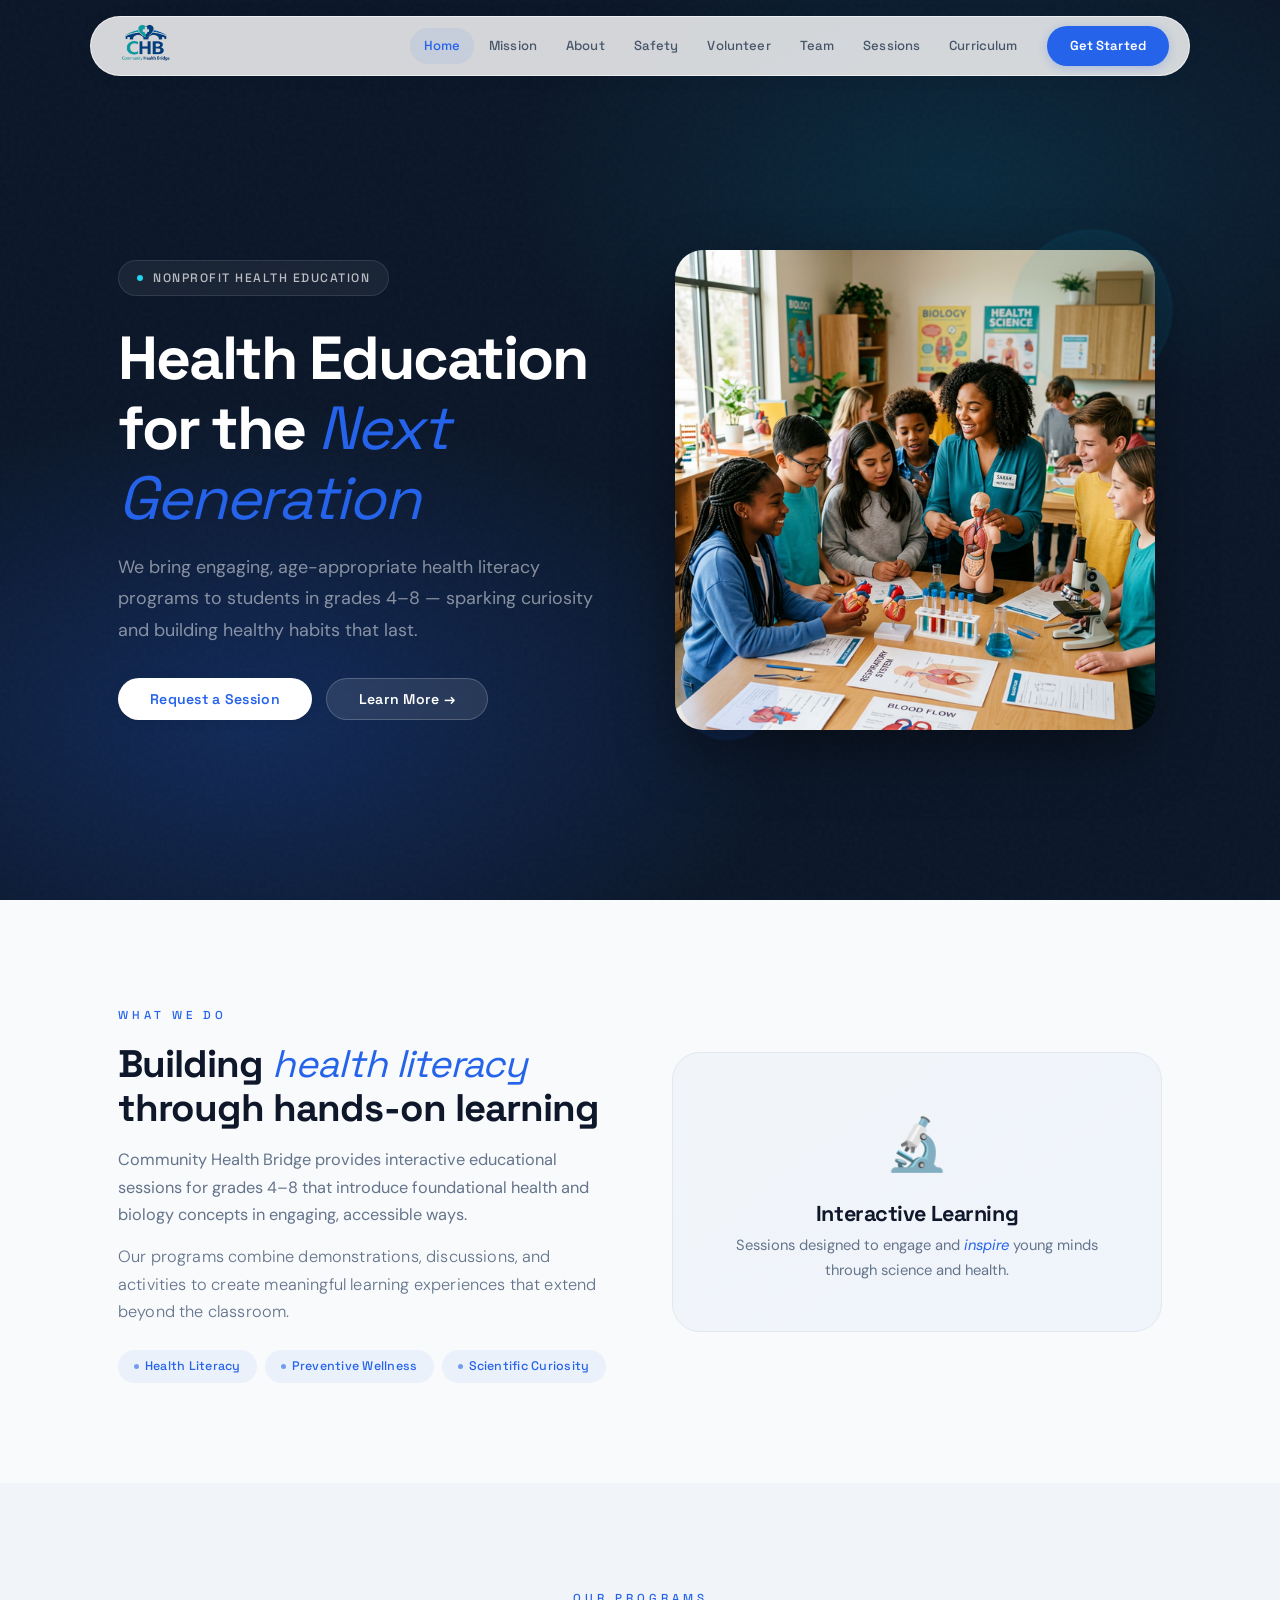
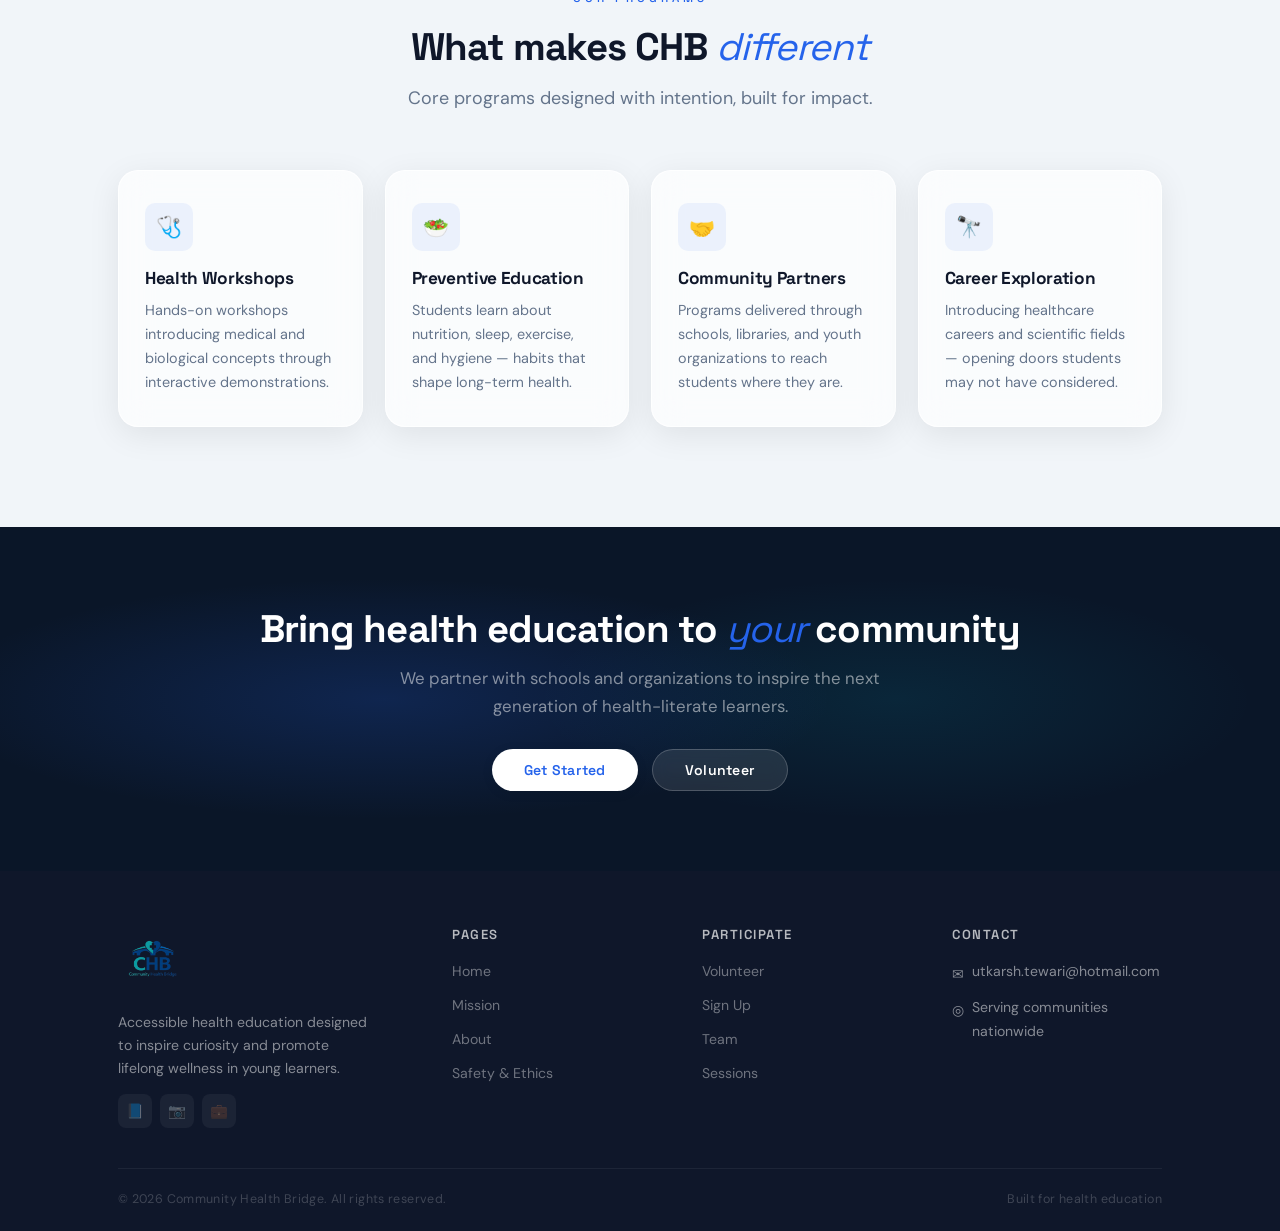
<file: index.html>
<!DOCTYPE html>
<html lang="en">

<head>
  <meta charset="UTF-8">
  <meta name="viewport" content="width=device-width, initial-scale=1.0">
  <meta name="description"
    content="Community Health Bridge provides accessible health education programs for students in grades 4–8, empowering young minds with knowledge for lifelong well-being.">
  <title>Community Health Bridge — Health Education for Young Learners</title>
  <link rel="preconnect" href="https://fonts.googleapis.com">
  <link rel="preconnect" href="https://fonts.gstatic.com" crossorigin>
  <link
    href="https://fonts.googleapis.com/css2?family=DM+Sans:ital,wght@0,400;0,500;0,600;1,400;1,500&family=Space+Grotesk:wght@400;500;600;700&display=swap"
    rel="stylesheet">
  <link rel="stylesheet" href="styles.css">
</head>

<body>
  <div id="navbar-placeholder"></div>

  <!-- ======== HERO ======== -->
  <section class="page-hero hero--home">
    <div class="container">
      <div class="hero-content">
        <div class="hero-eyebrow">
          <span class="dot"></span> nonprofit health education
        </div>
        <h1>Health Education for the <em>Next Generation</em></h1>
        <p class="subtitle">
          We bring engaging, age-appropriate health literacy programs to students in grades 4–8 — sparking curiosity and
          building healthy habits that last.
        </p>
        <div class="btn-group">
          <a href="signup.html" class="btn btn--white">Request a Session</a>
          <a href="about.html" class="btn btn--glass">Learn More →</a>
        </div>
      </div>
      <div class="hero-visual reveal">
        <img src="images/hero.png" alt="Students engaged in a health education workshop" width="480" height="320">
      </div>
    </div>
  </section>

  <!-- ======== OVERVIEW ======== -->
  <section class="section">
    <div class="container">
      <div class="split split--center">
        <div class="overview-text reveal-left">
          <span class="label">What We Do</span>
          <h2>Building <em>health literacy</em> through hands-on learning</h2>
          <p>Community Health Bridge provides interactive educational sessions for grades 4–8 that introduce
            foundational health and biology concepts in engaging, accessible ways.</p>
          <p class="light">Our programs combine demonstrations, discussions, and activities to create meaningful
            learning experiences that extend beyond the classroom.</p>
          <div class="tag-row">
            <span class="tag">Health Literacy</span>
            <span class="tag">Preventive Wellness</span>
            <span class="tag">Scientific Curiosity</span>
          </div>
        </div>
        <div class="overview-graphic reveal-right">
          <div class="icon-lg">🔬</div>
          <h3>Interactive Learning</h3>
          <p>Sessions designed to engage and <em>inspire</em> young minds through science and health.</p>
        </div>
      </div>
    </div>
  </section>

  <!-- ======== HIGHLIGHTS======== -->
  <section class="section section--tinted">
    <div class="container">
      <div class="section-header">
        <span class="label">Our Programs</span>
        <h2>What makes CHB <em>different</em></h2>
        <p class="subtitle subtitle--center">Core programs designed with intention, built for impact.</p>
      </div>
      <div class="card-grid card-grid--4">
        <div class="feature-card glass-card reveal delay-1">
          <div class="card-icon"><span>🩺</span></div>
          <h3>Health Workshops</h3>
          <p>Hands-on workshops introducing medical and biological concepts through interactive demonstrations.</p>
        </div>
        <div class="feature-card glass-card reveal delay-2">
          <div class="card-icon"><span>🥗</span></div>
          <h3>Preventive Education</h3>
          <p>Students learn about nutrition, sleep, exercise, and hygiene — habits that shape long-term health.</p>
        </div>
        <div class="feature-card glass-card reveal delay-3">
          <div class="card-icon"><span>🤝</span></div>
          <h3>Community Partners</h3>
          <p>Programs delivered through schools, libraries, and youth organizations to reach students where they are.
          </p>
        </div>
        <div class="feature-card glass-card reveal delay-4">
          <div class="card-icon"><span>🔭</span></div>
          <h3>Career Exploration</h3>
          <p>Introducing healthcare careers and scientific fields — opening doors students may not have considered.</p>
        </div>
      </div>
    </div>
  </section>

  <!-- ======== CTA ======== -->
  <section class="cta-banner">
    <div class="container reveal">
      <h2>Bring health education to <em>your</em> community</h2>
      <p>We partner with schools and organizations to inspire the next generation of health-literate learners.</p>
      <div class="btn-group">
        <a href="signup.html" class="btn btn--white">Get Started</a>
        <a href="volunteer.html" class="btn btn--glass">Volunteer</a>
      </div>
    </div>
  </section>

  <div id="footer-placeholder"></div>
  <script src="components.js"></script>
  <script>loadComponents('home');</script>
  <script src="script.js"></script>
</body>

</html>
</file>
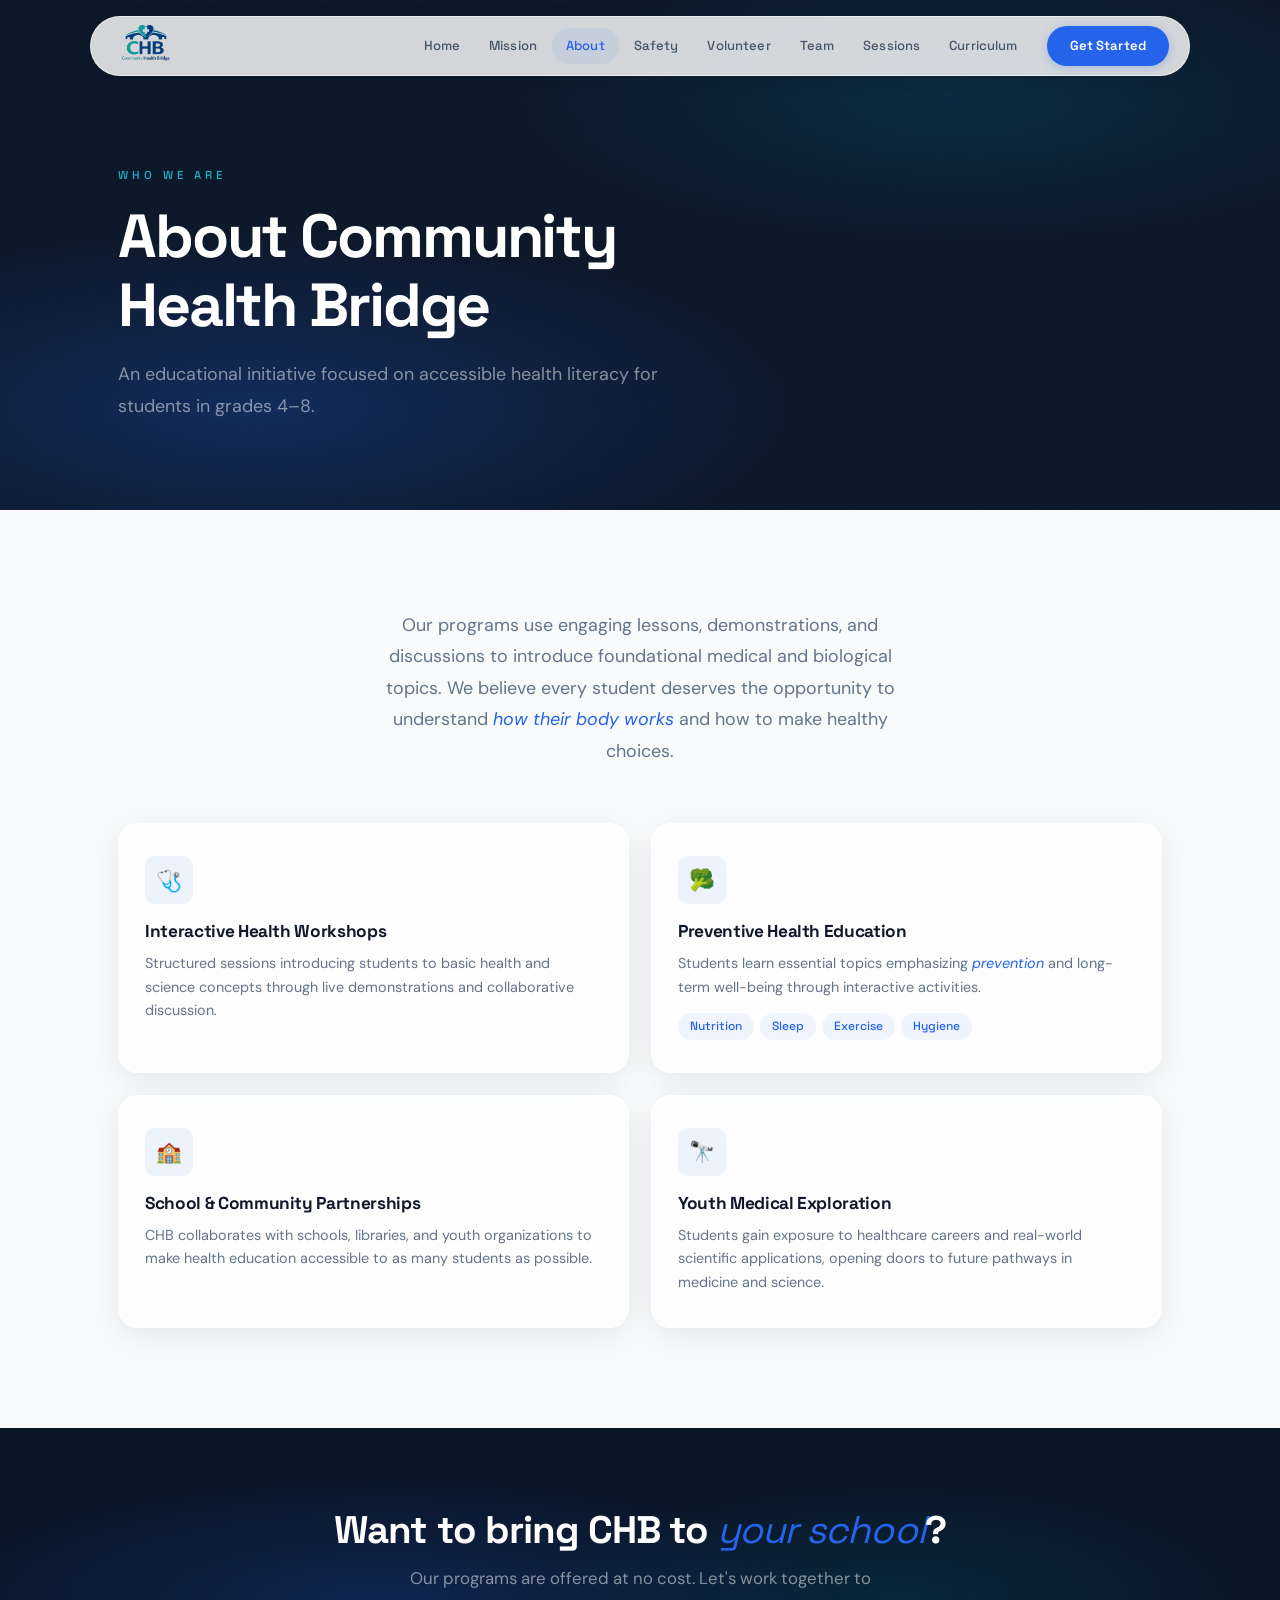
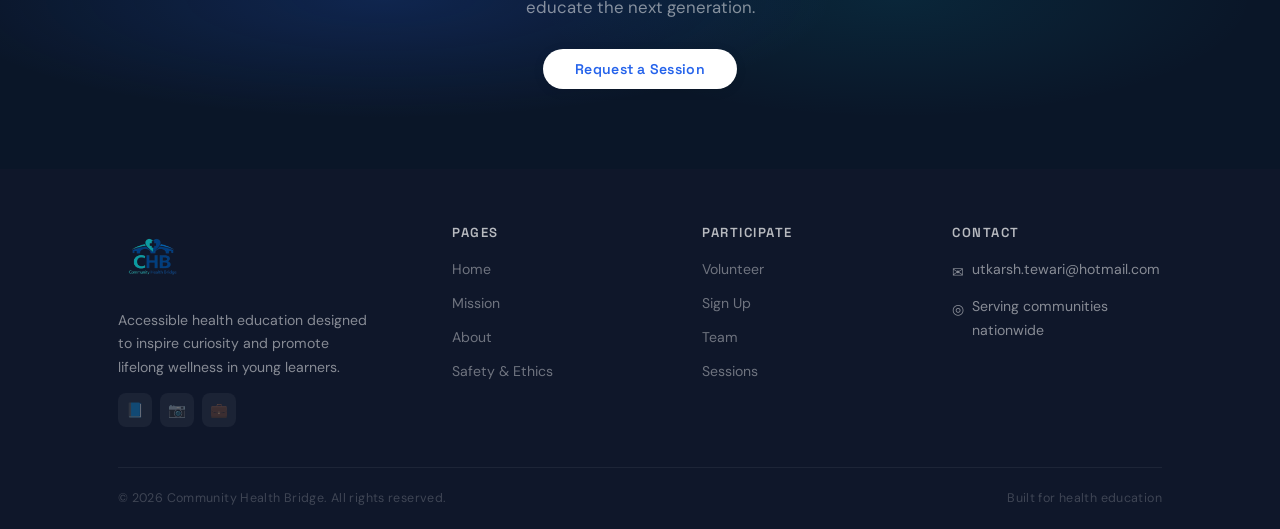
<file: about.html>
<!DOCTYPE html>
<html lang="en">
<head>
  <meta charset="UTF-8">
  <meta name="viewport" content="width=device-width, initial-scale=1.0">
  <meta name="description" content="Learn about Community Health Bridge — an educational initiative bringing health literacy programs to students in grades 4–8.">
  <title>About — Community Health Bridge</title>
  <link rel="preconnect" href="https://fonts.googleapis.com">
  <link rel="preconnect" href="https://fonts.gstatic.com" crossorigin>
  <link href="https://fonts.googleapis.com/css2?family=DM+Sans:ital,wght@0,400;0,500;0,600;1,400;1,500&family=Space+Grotesk:wght@400;500;600;700&display=swap" rel="stylesheet">
  <link rel="stylesheet" href="styles.css">
</head>
<body>
  <div id="navbar-placeholder"></div>

  <section class="page-hero">
    <div class="container">
      <span class="label label--light">Who We Are</span>
      <h1>About Community Health Bridge</h1>
      <p class="subtitle" style="color: rgba(255,255,255,0.5);">An educational initiative focused on accessible health literacy for students in grades 4–8.</p>
    </div>
  </section>

  <section class="section">
    <div class="container">
      <div class="section-header reveal">
        <p class="subtitle subtitle--center">Our programs use engaging lessons, demonstrations, and discussions to introduce foundational medical and biological topics. We believe every student deserves the opportunity to understand <em>how their body works</em> and how to make healthy choices.</p>
      </div>

      <div class="card-grid card-grid--2">
        <div class="feature-card glass-card reveal delay-1">
          <div class="card-icon"><span>🩺</span></div>
          <h3>Interactive Health Workshops</h3>
          <p>Structured sessions introducing students to basic health and science concepts through live demonstrations and collaborative discussion.</p>
        </div>

        <div class="feature-card glass-card reveal delay-2">
          <div class="card-icon"><span>🥦</span></div>
          <h3>Preventive Health Education</h3>
          <p>Students learn essential topics emphasizing <em>prevention</em> and long-term well-being through interactive activities.</p>
          <div class="tag-list">
            <span class="mini-tag">Nutrition</span>
            <span class="mini-tag">Sleep</span>
            <span class="mini-tag">Exercise</span>
            <span class="mini-tag">Hygiene</span>
          </div>
        </div>

        <div class="feature-card glass-card reveal delay-3">
          <div class="card-icon"><span>🏫</span></div>
          <h3>School &amp; Community Partnerships</h3>
          <p>CHB collaborates with schools, libraries, and youth organizations to make health education accessible to as many students as possible.</p>
        </div>

        <div class="feature-card glass-card reveal delay-4">
          <div class="card-icon"><span>🔭</span></div>
          <h3>Youth Medical Exploration</h3>
          <p>Students gain exposure to healthcare careers and real-world scientific applications, opening doors to future pathways in medicine and science.</p>
        </div>
      </div>
    </div>
  </section>

  <section class="cta-banner">
    <div class="container reveal">
      <h2>Want to bring CHB to <em>your school</em>?</h2>
      <p>Our programs are offered at no cost. Let's work together to educate the next generation.</p>
      <div class="btn-group">
        <a href="signup.html" class="btn btn--white">Request a Session</a>
      </div>
    </div>
  </section>

  <div id="footer-placeholder"></div>
  <script src="components.js"></script>
  <script>loadComponents('about');</script>
  <script src="script.js"></script>
</body>
</html>
</file>
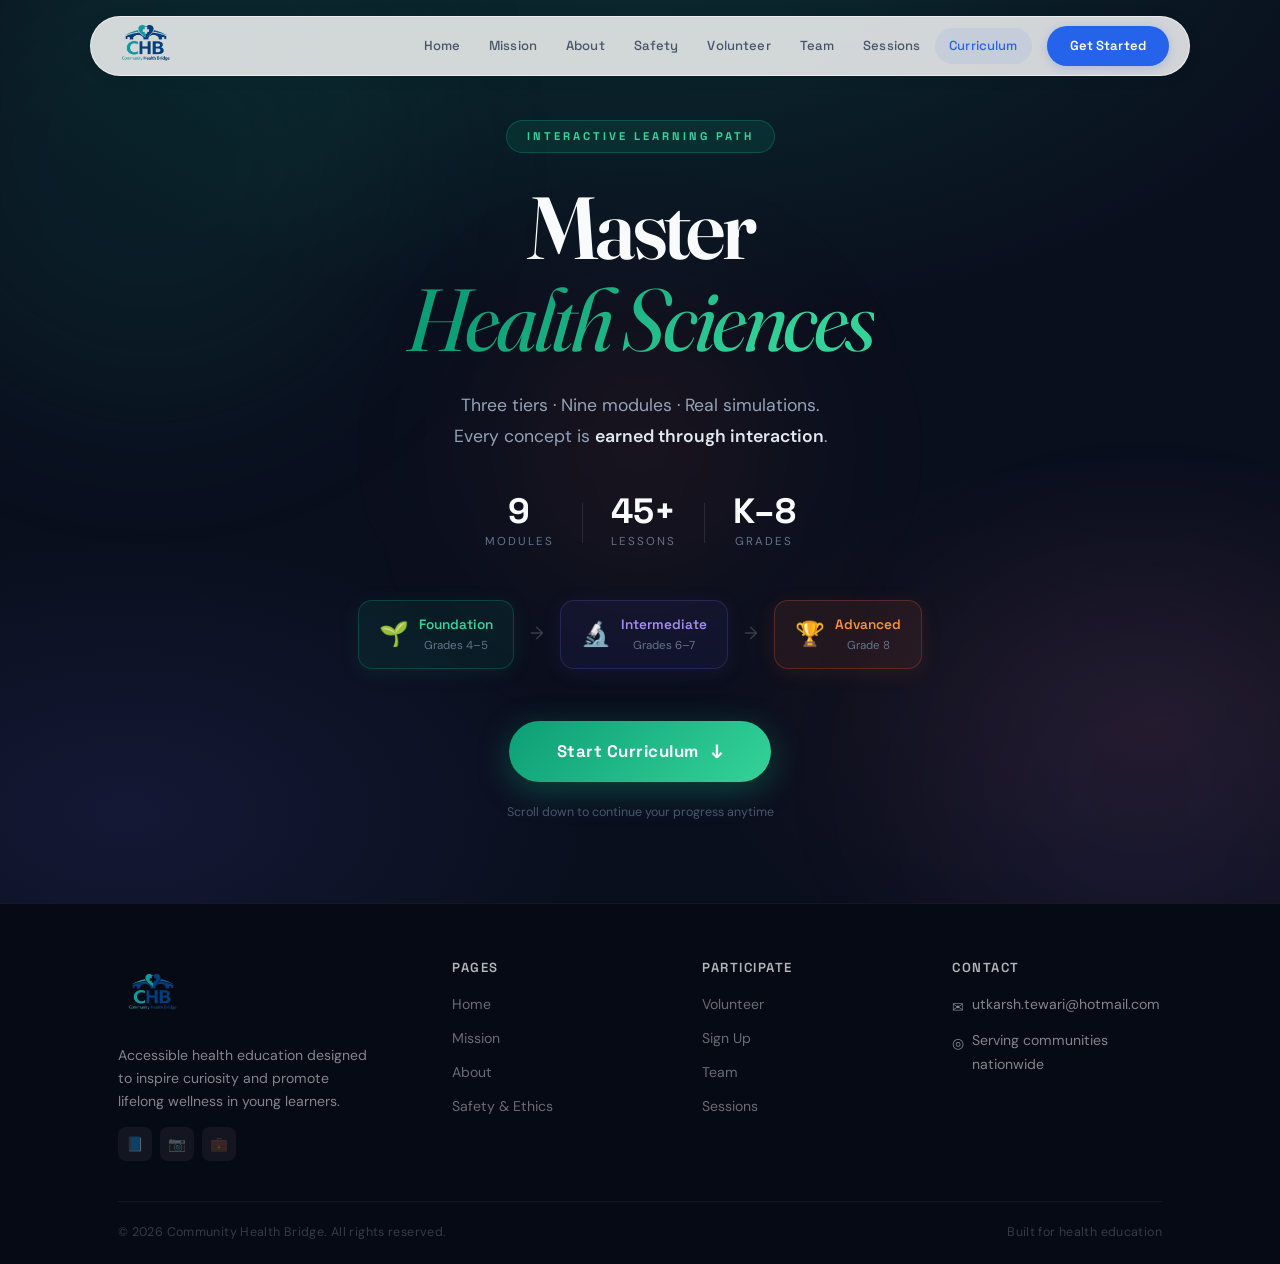
<file: curriculum.html>
<!DOCTYPE html>
<html lang="en">
<head>
  <meta charset="UTF-8">
  <meta name="viewport" content="width=device-width, initial-scale=1.0">
  <meta name="description" content="CHB Health Sciences — Interactive curriculum for grades 4–8. Learn human biology through hands-on simulations.">
  <title>Curriculum — Community Health Bridge</title>
  <link rel="preconnect" href="https://fonts.googleapis.com">
  <link rel="preconnect" href="https://fonts.gstatic.com" crossorigin>
  <link href="https://fonts.googleapis.com/css2?family=DM+Sans:ital,wght@0,400;0,500;0,600;1,400;1,500&family=Space+Grotesk:wght@400;500;600;700&family=Fraunces:ital,wght@0,600;1,600&display=swap" rel="stylesheet">
  <link rel="stylesheet" href="styles.css">
  <link rel="stylesheet" href="curriculum.css">
</head>
<body class="curriculum-page">
  <div id="navbar-placeholder"></div>

  <!-- ======== LANDING SPLASH ======== -->
  <section class="curr-splash" id="curr-splash">
    <div class="curr-splash-bg"></div>
    <div class="curr-splash-orb curr-splash-orb-1"></div>
    <div class="curr-splash-orb curr-splash-orb-2"></div>
    <div class="curr-splash-orb curr-splash-orb-3"></div>

    <div class="container curr-splash-inner">
      <div class="curr-splash-badge">Interactive Learning Path</div>

      <h1 class="curr-splash-title">
        Master<br>
        <em class="curr-splash-em">Health Sciences</em>
      </h1>

      <p class="curr-splash-sub">
        Three tiers &middot; Nine modules &middot; Real simulations.<br>
        Every concept is <strong>earned through interaction</strong>.
      </p>

      <div class="curr-splash-stats">
        <div class="curr-splash-stat">
          <span class="curr-splash-stat-num">9</span>
          <span class="curr-splash-stat-label">Modules</span>
        </div>
        <div class="curr-splash-stat-div"></div>
        <div class="curr-splash-stat">
          <span class="curr-splash-stat-num">45+</span>
          <span class="curr-splash-stat-label">Lessons</span>
        </div>
        <div class="curr-splash-stat-div"></div>
        <div class="curr-splash-stat">
          <span class="curr-splash-stat-num">K–8</span>
          <span class="curr-splash-stat-label">Grades</span>
        </div>
      </div>

      <!-- Tier preview cards -->
      <div class="curr-tier-cards">
        <div class="curr-tier-card curr-tier-card-t1">
          <div class="curr-tier-card-icon">🌱</div>
          <div class="curr-tier-card-body">
            <div class="curr-tier-card-name">Foundation</div>
            <div class="curr-tier-card-grade">Grades 4–5</div>
          </div>
        </div>
        <div class="curr-tier-card-arrow">→</div>
        <div class="curr-tier-card curr-tier-card-t2">
          <div class="curr-tier-card-icon">🔬</div>
          <div class="curr-tier-card-body">
            <div class="curr-tier-card-name">Intermediate</div>
            <div class="curr-tier-card-grade">Grades 6–7</div>
          </div>
        </div>
        <div class="curr-tier-card-arrow">→</div>
        <div class="curr-tier-card curr-tier-card-t3">
          <div class="curr-tier-card-icon">🏆</div>
          <div class="curr-tier-card-body">
            <div class="curr-tier-card-name">Advanced</div>
            <div class="curr-tier-card-grade">Grade 8</div>
          </div>
        </div>
      </div>

      <button class="curr-start-btn" id="curr-start-btn">
        <span class="curr-start-btn-text">Start Curriculum</span>
        <span class="curr-start-btn-arrow">↓</span>
      </button>

      <p class="curr-splash-hint">Scroll down to continue your progress anytime</p>
    </div>
  </section>

  <!-- XP BAR (fixed at top, shown when path is active) -->
  <div class="curr-xp-bar" id="xp-bar" hidden>
    <div class="container curr-xp-inner">
      <div class="curr-xp-left">
        <a href="index.html" class="curr-home-btn">← Home</a>
        <span class="curr-xp-icon">⚡</span>
        <span class="curr-xp-label">XP: <strong id="xp-count">0</strong></span>
      </div>
      <div class="curr-xp-mid">
        <div class="curr-progress-track">
          <div class="curr-progress-fill" id="overall-progress-fill" style="width:0%"></div>
        </div>
        <span class="curr-xp-pct" id="overall-progress-pct">0% complete</span>
      </div>
      <div class="curr-xp-right">
        <button class="curr-reset-btn" id="reset-progress-btn" title="Reset progress">↺ Reset</button>
      </div>
    </div>
  </div>

  <!-- MODULE PILL (fixed below XP bar, shows current module) -->
  <div class="curr-module-pill" id="curr-module-pill" hidden>
    <span class="curr-module-pill-icon" id="curr-module-pill-icon"></span>
    <span class="curr-module-pill-name" id="curr-module-pill-name"></span>
    <span class="curr-module-pill-prog" id="curr-module-pill-prog"></span>
  </div>

  <!-- PATH VIEW (hidden until Start is clicked) -->
  <div class="curr-path-view" id="curr-path-view" hidden>
    <!-- LEARNING PATH -->
    <main class="curr-path" id="curriculum-path">
      <!-- Populated by curriculum.js -->
    </main>
  </div>

  <!-- ======== LESSON MODAL ======== -->
  <div class="lesson-overlay" id="lesson-overlay" aria-modal="true" role="dialog" aria-label="Lesson" hidden>
    <div class="lesson-modal" id="lesson-modal">
      <div class="lesson-header" id="lesson-header">
        <div class="lesson-header-left">
          <button class="lesson-close-btn" id="lesson-close-btn" aria-label="Close lesson">✕</button>
          <div class="lesson-breadcrumb" id="lesson-breadcrumb"></div>
        </div>
        <div class="lesson-progress-dots" id="lesson-progress-dots"></div>
        <div class="lesson-header-right">
          <span class="lesson-xp-badge" id="lesson-xp-badge">+10 XP</span>
        </div>
      </div>
      <div class="lesson-content" id="lesson-content"></div>
      <div class="lesson-footer" id="lesson-footer">
        <button class="lesson-back-btn" id="lesson-back-btn">← Back</button>
        <button class="lesson-continue-btn" id="lesson-continue-btn">Continue →</button>
      </div>
    </div>
  </div>

  <!-- ======== MODULE OVERVIEW MODAL ======== -->
  <div class="module-overlay" id="module-overlay" hidden>
    <div class="module-modal" id="module-modal">
      <button class="lesson-close-btn module-close-btn" id="module-close-btn">✕</button>
      <div id="module-modal-content"></div>
    </div>
  </div>

  <!-- ======== RESET CONFIRMATION ======== -->
  <div class="reset-overlay" id="reset-confirm-overlay" hidden>
    <div class="reset-modal">
      <div class="reset-modal-icon">⚠️</div>
      <h3 class="reset-modal-title">Reset all progress?</h3>
      <p class="reset-modal-desc">This will erase all completed lessons and XP. This cannot be undone.</p>
      <p class="reset-modal-prompt">Type <strong>i want to reset</strong> to confirm:</p>
      <input class="reset-modal-input" id="reset-confirm-input" type="text" placeholder="i want to reset" autocomplete="off" spellcheck="false">
      <div class="reset-modal-actions">
        <button class="reset-modal-cancel" id="reset-confirm-cancel">Cancel</button>
        <button class="reset-modal-confirm" id="reset-confirm-ok" disabled>Reset Progress</button>
      </div>
    </div>
  </div>

  <!-- ======== XP TOAST ======== -->
  <div class="xp-toast" id="xp-toast" aria-live="polite"></div>

  <div id="footer-placeholder"></div>
  <script src="components.js"></script>
  <script>loadComponents('curriculum');</script>
  <script src="script.js"></script>
  <script src="curriculum.js"></script>
</body>
</html>
</file>
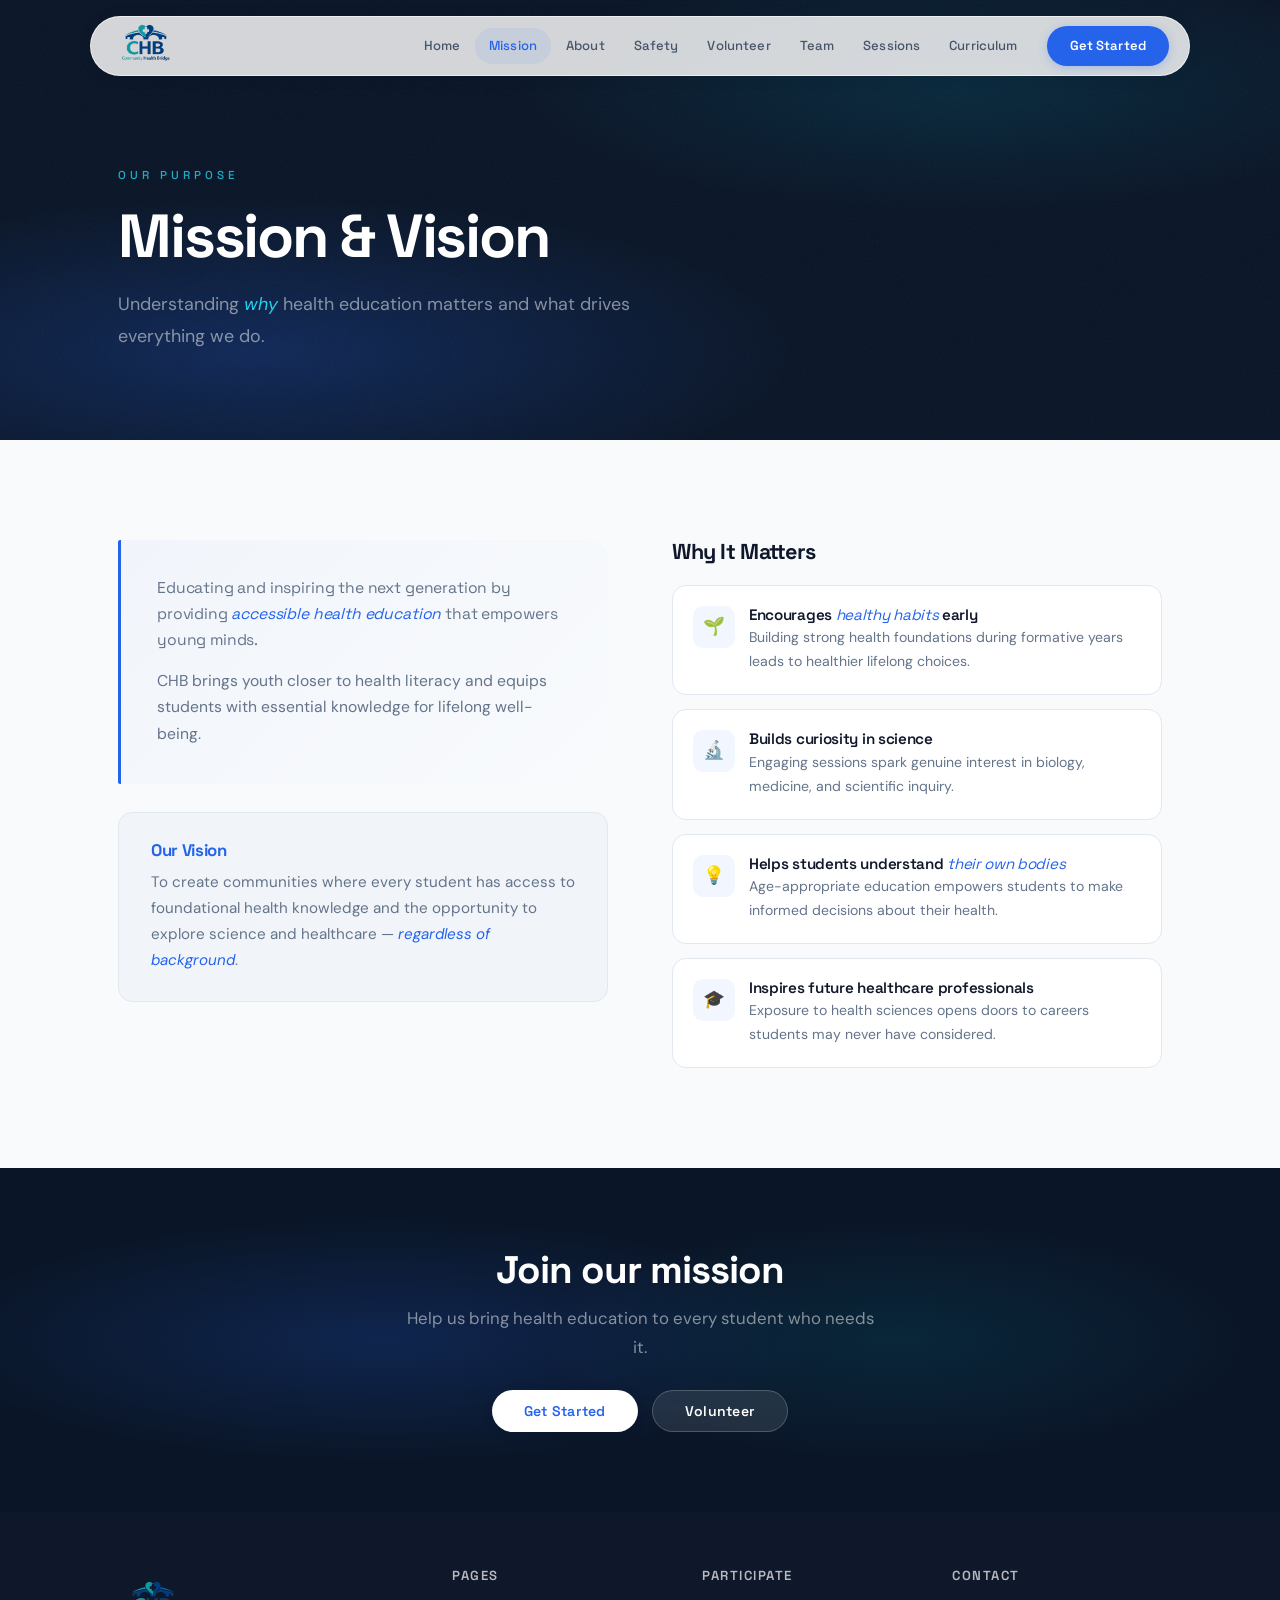
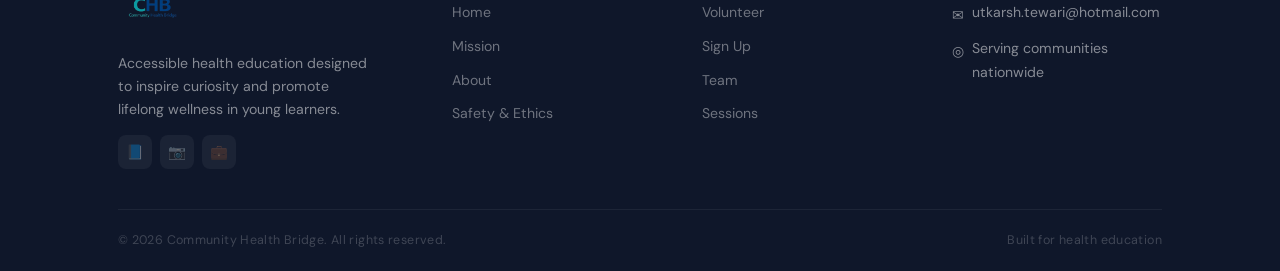
<file: mission.html>
<!DOCTYPE html>
<html lang="en">
<head>
  <meta charset="UTF-8">
  <meta name="viewport" content="width=device-width, initial-scale=1.0">
  <meta name="description" content="Our mission: educating and inspiring the next generation through accessible health education.">
  <title>Mission — Community Health Bridge</title>
  <link rel="preconnect" href="https://fonts.googleapis.com">
  <link rel="preconnect" href="https://fonts.gstatic.com" crossorigin>
  <link href="https://fonts.googleapis.com/css2?family=DM+Sans:ital,wght@0,400;0,500;0,600;1,400;1,500&family=Space+Grotesk:wght@400;500;600;700&display=swap" rel="stylesheet">
  <link rel="stylesheet" href="styles.css">
</head>
<body>
  <div id="navbar-placeholder"></div>

  <section class="page-hero">
    <div class="container">
      <span class="label label--light">Our Purpose</span>
      <h1>Mission &amp; Vision</h1>
      <p class="subtitle" style="color: rgba(255,255,255,0.5);">Understanding <em style="color: var(--teal-muted);">why</em> health education matters and what drives everything we do.</p>
    </div>
  </section>

  <section class="section">
    <div class="container">
      <div class="split">
        <div class="reveal-left">
          <div class="mission-quote">
            <p class="lead">Educating and inspiring the next generation by providing <em>accessible health education</em> that empowers young minds.</p>
            <p>CHB brings youth closer to health literacy and equips students with essential knowledge for lifelong well-being.</p>
          </div>
          <div class="vision-card">
            <h3>Our Vision</h3>
            <p>To create communities where every student has access to foundational health knowledge and the opportunity to explore science and healthcare — <em>regardless of background</em>.</p>
          </div>
        </div>

        <div class="reveal-right">
          <h3 style="margin-bottom: 20px;">Why It Matters</h3>
          <div class="info-list">
            <div class="info-item">
              <div class="info-icon">🌱</div>
              <div>
                <h4>Encourages <em>healthy habits</em> early</h4>
                <p>Building strong health foundations during formative years leads to healthier lifelong choices.</p>
              </div>
            </div>
            <div class="info-item">
              <div class="info-icon">🔬</div>
              <div>
                <h4>Builds curiosity in science</h4>
                <p>Engaging sessions spark genuine interest in biology, medicine, and scientific inquiry.</p>
              </div>
            </div>
            <div class="info-item">
              <div class="info-icon">💡</div>
              <div>
                <h4>Helps students understand <em>their own bodies</em></h4>
                <p>Age-appropriate education empowers students to make informed decisions about their health.</p>
              </div>
            </div>
            <div class="info-item">
              <div class="info-icon">🎓</div>
              <div>
                <h4>Inspires future healthcare professionals</h4>
                <p>Exposure to health sciences opens doors to careers students may never have considered.</p>
              </div>
            </div>
          </div>
        </div>
      </div>
    </div>
  </section>

  <section class="cta-banner">
    <div class="container reveal">
      <h2>Join our mission</h2>
      <p>Help us bring health education to every student who needs it.</p>
      <div class="btn-group">
        <a href="signup.html" class="btn btn--white">Get Started</a>
        <a href="volunteer.html" class="btn btn--glass">Volunteer</a>
      </div>
    </div>
  </section>

  <div id="footer-placeholder"></div>
  <script src="components.js"></script>
  <script>loadComponents('mission');</script>
  <script src="script.js"></script>
</body>
</html>
</file>
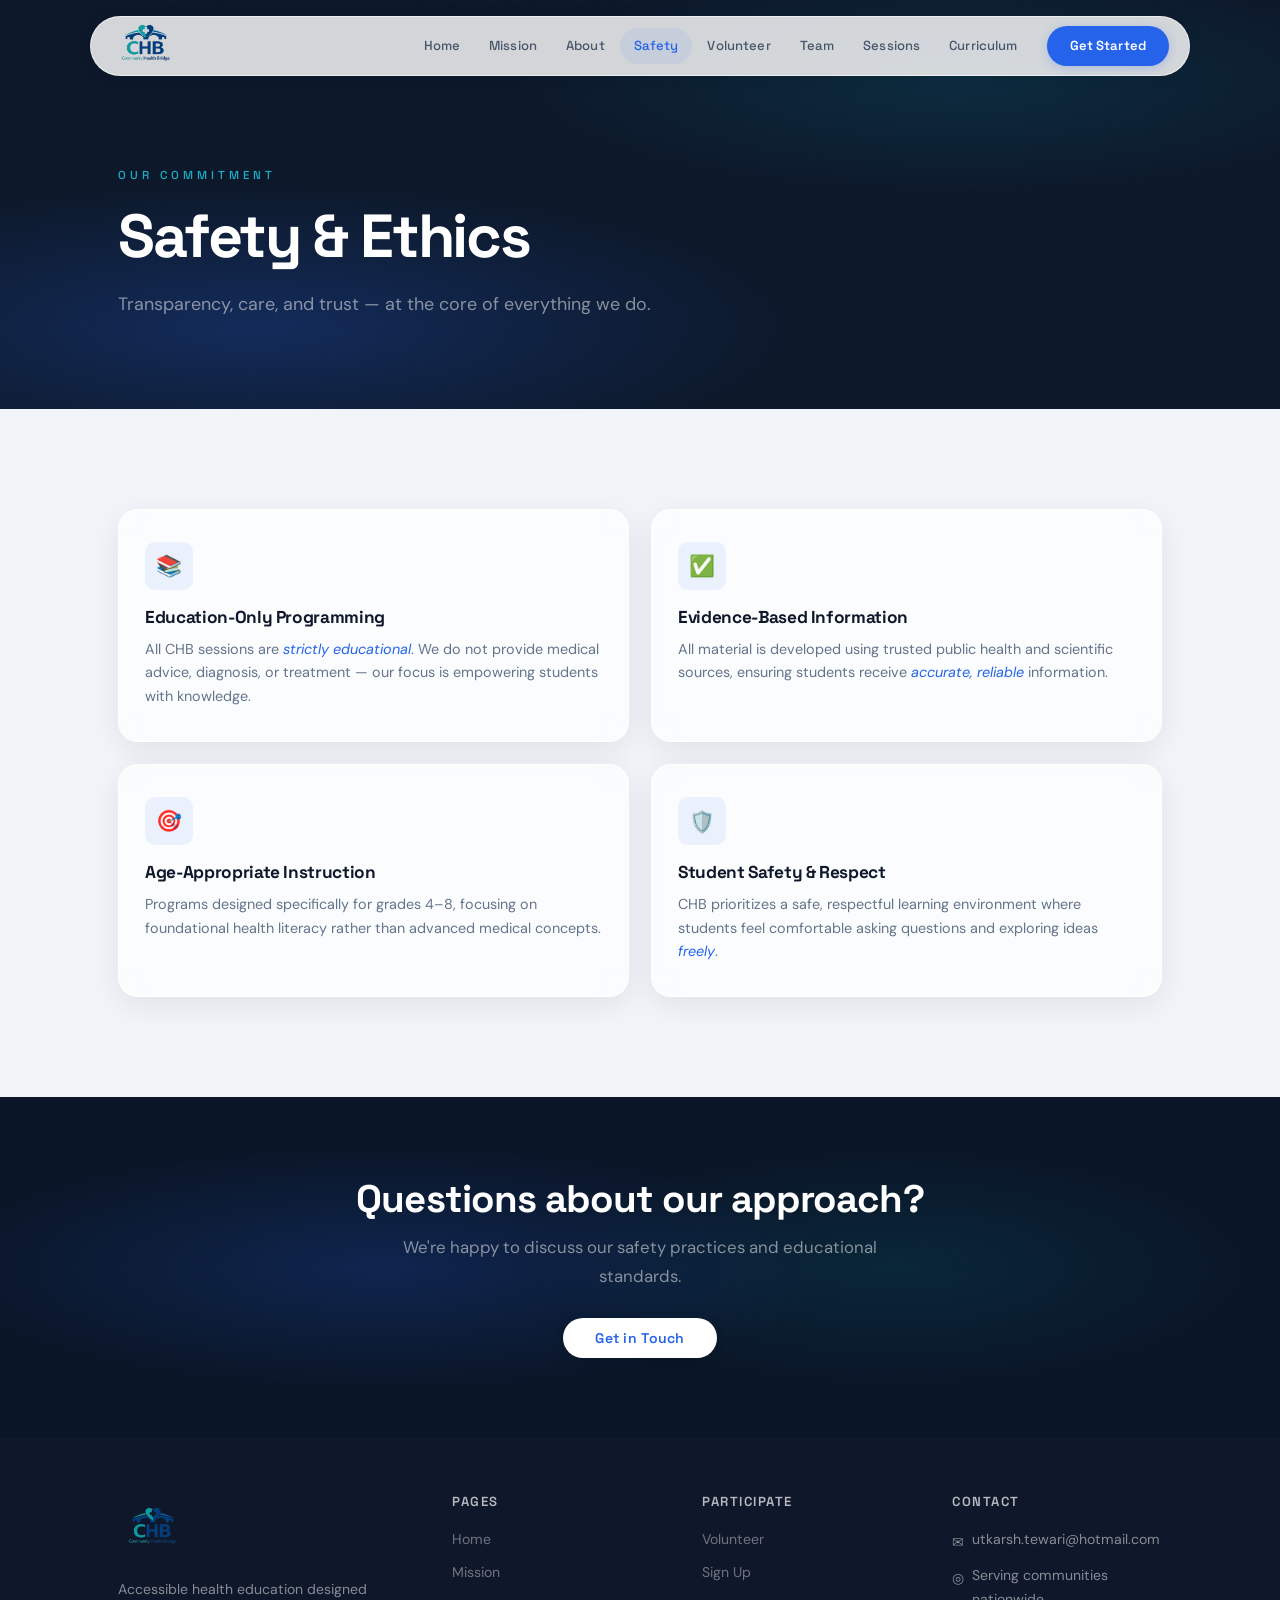
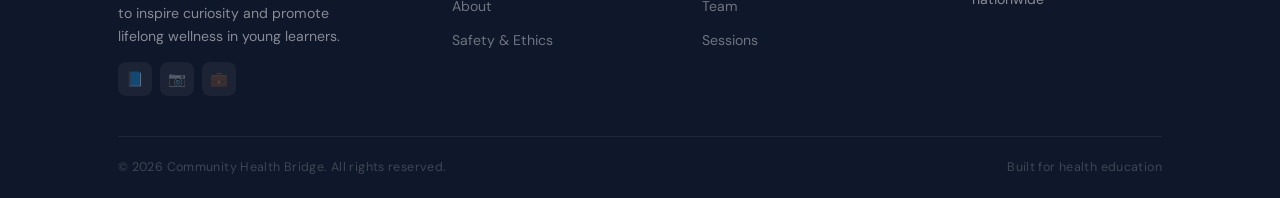
<file: safety.html>
<!DOCTYPE html>
<html lang="en">
<head>
  <meta charset="UTF-8">
  <meta name="viewport" content="width=device-width, initial-scale=1.0">
  <meta name="description" content="Community Health Bridge's commitment to safety, ethics, and evidence-based educational programming.">
  <title>Safety &amp; Ethics — Community Health Bridge</title>
  <link rel="preconnect" href="https://fonts.googleapis.com">
  <link rel="preconnect" href="https://fonts.gstatic.com" crossorigin>
  <link href="https://fonts.googleapis.com/css2?family=DM+Sans:ital,wght@0,400;0,500;0,600;1,400;1,500&family=Space+Grotesk:wght@400;500;600;700&display=swap" rel="stylesheet">
  <link rel="stylesheet" href="styles.css">
</head>
<body>
  <div id="navbar-placeholder"></div>

  <section class="page-hero">
    <div class="container">
      <span class="label label--light">Our Commitment</span>
      <h1>Safety &amp; Ethics</h1>
      <p class="subtitle" style="color: rgba(255,255,255,0.5);">Transparency, care, and trust — at the core of everything we do.</p>
    </div>
  </section>

  <section class="section section--tinted">
    <div class="container">
      <div class="card-grid card-grid--2">
        <div class="feature-card glass-card reveal delay-1">
          <div class="card-icon"><span>📚</span></div>
          <h3>Education-Only Programming</h3>
          <p>All CHB sessions are <em>strictly educational</em>. We do not provide medical advice, diagnosis, or treatment — our focus is empowering students with knowledge.</p>
        </div>
        <div class="feature-card glass-card reveal delay-2">
          <div class="card-icon"><span>✅</span></div>
          <h3>Evidence-Based Information</h3>
          <p>All material is developed using trusted public health and scientific sources, ensuring students receive <em>accurate, reliable</em> information.</p>
        </div>
        <div class="feature-card glass-card reveal delay-3">
          <div class="card-icon"><span>🎯</span></div>
          <h3>Age-Appropriate Instruction</h3>
          <p>Programs designed specifically for grades 4–8, focusing on foundational health literacy rather than advanced medical concepts.</p>
        </div>
        <div class="feature-card glass-card reveal delay-4">
          <div class="card-icon"><span>🛡️</span></div>
          <h3>Student Safety &amp; Respect</h3>
          <p>CHB prioritizes a safe, respectful learning environment where students feel comfortable asking questions and exploring ideas <em>freely</em>.</p>
        </div>
      </div>
    </div>
  </section>

  <section class="cta-banner">
    <div class="container reveal">
      <h2>Questions about our approach?</h2>
      <p>We're happy to discuss our safety practices and educational standards.</p>
      <div class="btn-group">
        <a href="signup.html" class="btn btn--white">Get in Touch</a>
      </div>
    </div>
  </section>

  <div id="footer-placeholder"></div>
  <script src="components.js"></script>
  <script>loadComponents('safety');</script>
  <script src="script.js"></script>
</body>
</html>
</file>
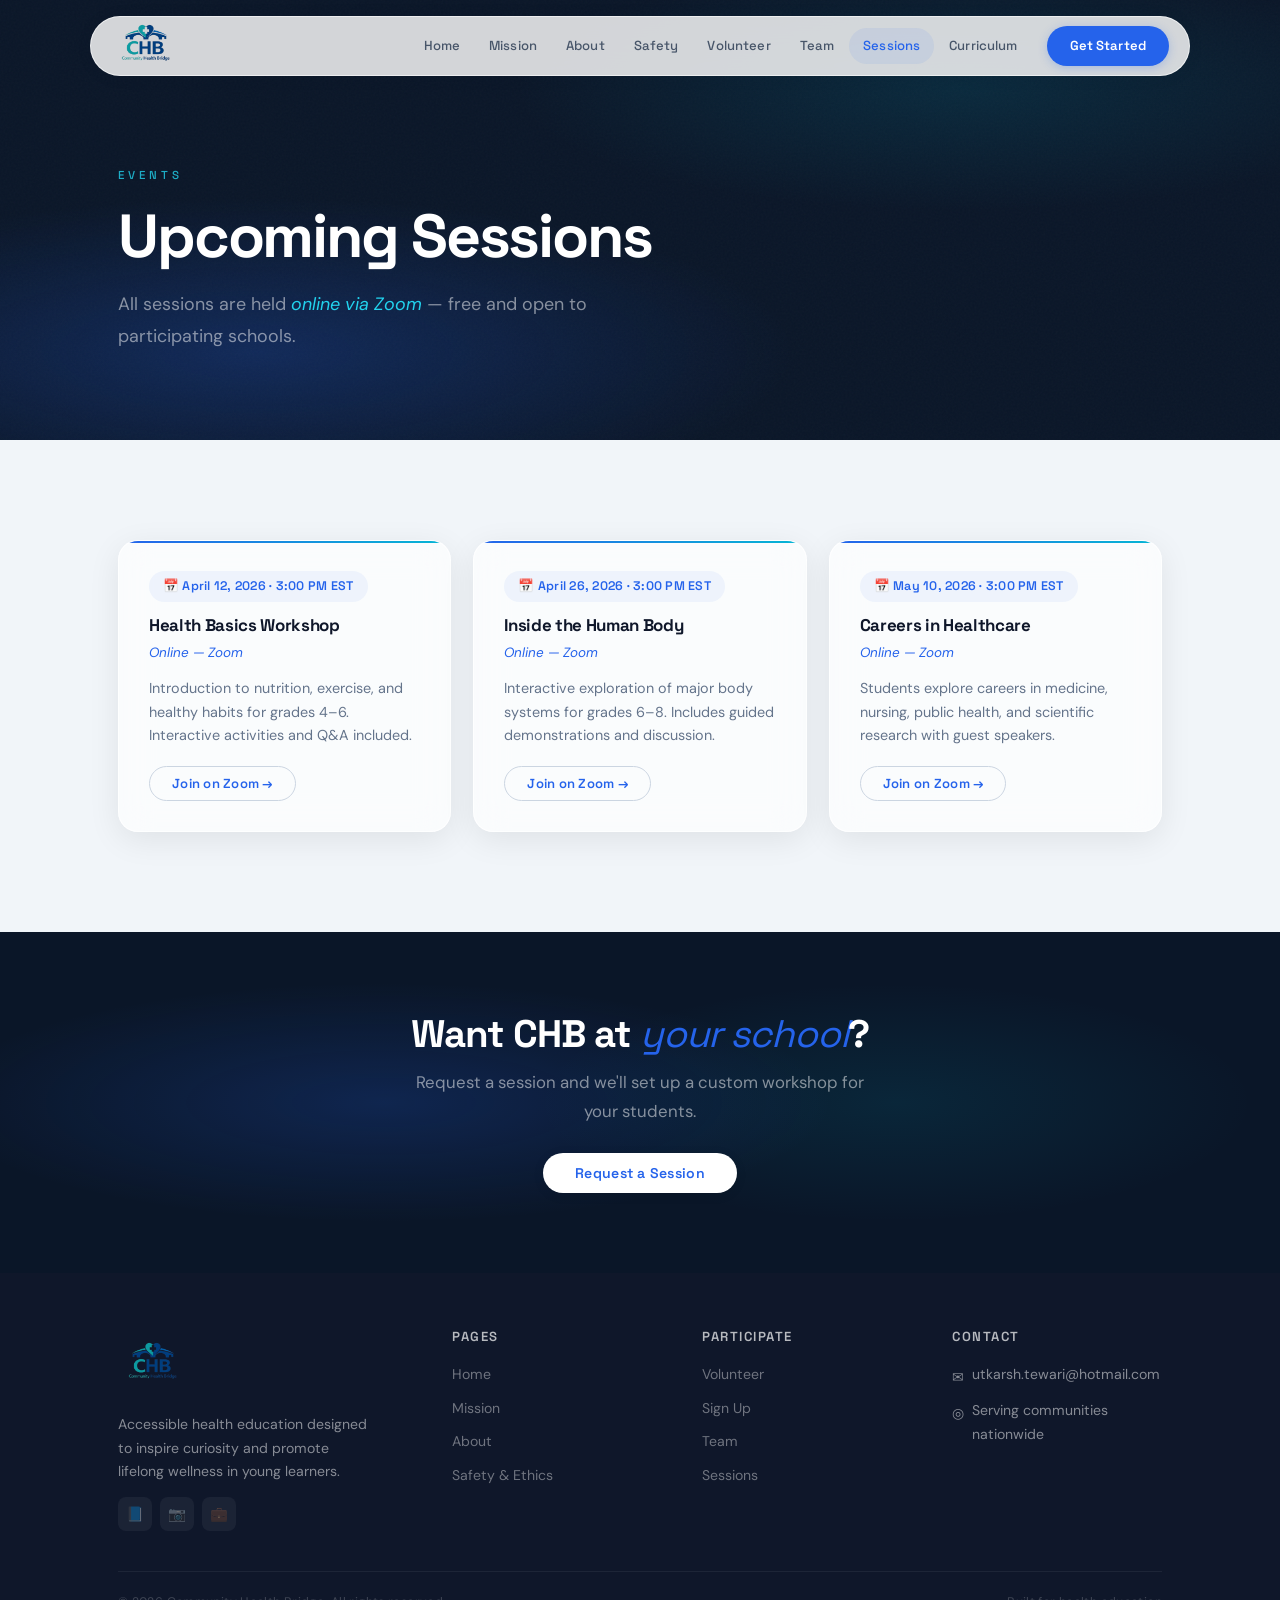
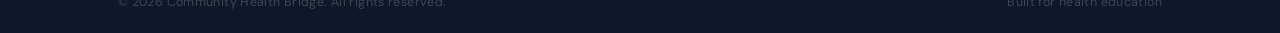
<file: sessions.html>
<!DOCTYPE html>
<html lang="en">
<head>
  <meta charset="UTF-8">
  <meta name="viewport" content="width=device-width, initial-scale=1.0">
  <meta name="description" content="View upcoming Community Health Bridge workshops and health education sessions.">
  <title>Sessions — Community Health Bridge</title>
  <link rel="preconnect" href="https://fonts.googleapis.com">
  <link rel="preconnect" href="https://fonts.gstatic.com" crossorigin>
  <link href="https://fonts.googleapis.com/css2?family=DM+Sans:ital,wght@0,400;0,500;0,600;1,400;1,500&family=Space+Grotesk:wght@400;500;600;700&display=swap" rel="stylesheet">
  <link rel="stylesheet" href="styles.css">
</head>
<body>
  <div id="navbar-placeholder"></div>

  <section class="page-hero">
    <div class="container">
      <span class="label label--light">Events</span>
      <h1>Upcoming Sessions</h1>
      <p class="subtitle" style="color: rgba(255,255,255,0.5);">All sessions are held <em style="color: var(--teal-muted);">online via Zoom</em> — free and open to participating schools.</p>
    </div>
  </section>

  <section class="section section--tinted">
    <div class="container">
      <div class="card-grid card-grid--3">
        <div class="session-card glass-card reveal delay-1">
          <div class="session-date">📅 April 12, 2026 · 3:00 PM EST</div>
          <h3>Health Basics Workshop</h3>
          <div class="session-location"><em>Online — Zoom</em></div>
          <p>Introduction to nutrition, exercise, and healthy habits for grades 4–6. Interactive activities and Q&A included.</p>
          <a href="https://zoom.us/j/1234567890" target="_blank" rel="noopener" class="btn btn--outline" style="margin-top: 18px; font-size: 0.82rem; padding: 10px 22px;">Join on Zoom →</a>
        </div>
        <div class="session-card glass-card reveal delay-2">
          <div class="session-date">📅 April 26, 2026 · 3:00 PM EST</div>
          <h3>Inside the Human Body</h3>
          <div class="session-location"><em>Online — Zoom</em></div>
          <p>Interactive exploration of major body systems for grades 6–8. Includes guided demonstrations and discussion.</p>
          <a href="https://zoom.us/j/0987654321" target="_blank" rel="noopener" class="btn btn--outline" style="margin-top: 18px; font-size: 0.82rem; padding: 10px 22px;">Join on Zoom →</a>
        </div>
        <div class="session-card glass-card reveal delay-3">
          <div class="session-date">📅 May 10, 2026 · 3:00 PM EST</div>
          <h3>Careers in Healthcare</h3>
          <div class="session-location"><em>Online — Zoom</em></div>
          <p>Students explore careers in medicine, nursing, public health, and scientific research with guest speakers.</p>
          <a href="https://zoom.us/j/1122334455" target="_blank" rel="noopener" class="btn btn--outline" style="margin-top: 18px; font-size: 0.82rem; padding: 10px 22px;">Join on Zoom →</a>
        </div>
      </div>
    </div>
  </section>

  <section class="cta-banner">
    <div class="container reveal">
      <h2>Want CHB at <em>your school</em>?</h2>
      <p>Request a session and we'll set up a custom workshop for your students.</p>
      <div class="btn-group">
        <a href="signup.html" class="btn btn--white">Request a Session</a>
      </div>
    </div>
  </section>

  <div id="footer-placeholder"></div>
  <script src="components.js"></script>
  <script>loadComponents('sessions');</script>
  <script src="script.js"></script>
</body>
</html>
</file>
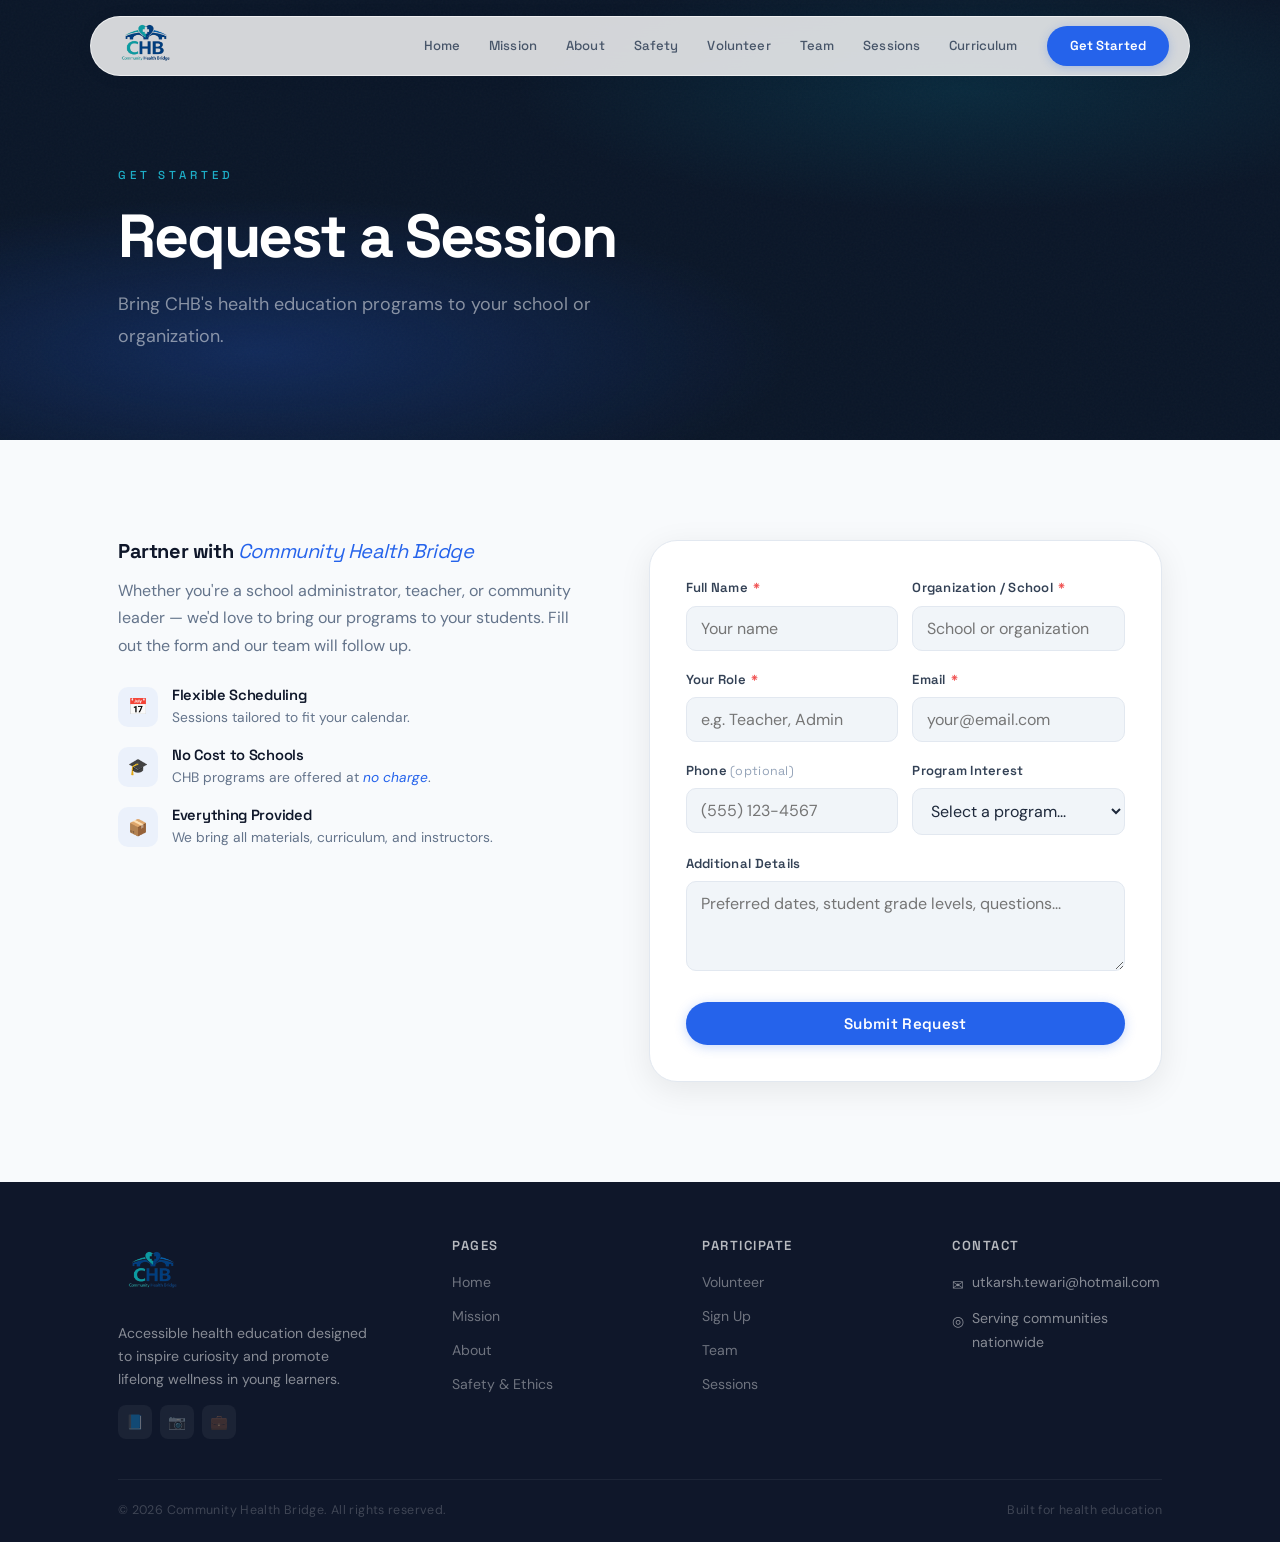
<file: signup.html>
<!DOCTYPE html>
<html lang="en">
<head>
  <meta charset="UTF-8">
  <meta name="viewport" content="width=device-width, initial-scale=1.0">
  <meta name="description" content="Request a Community Health Bridge health education session for your school or organization.">
  <title>Sign Up — Community Health Bridge</title>
  <link rel="preconnect" href="https://fonts.googleapis.com">
  <link rel="preconnect" href="https://fonts.gstatic.com" crossorigin>
  <link href="https://fonts.googleapis.com/css2?family=DM+Sans:ital,wght@0,400;0,500;0,600;1,400;1,500&family=Space+Grotesk:wght@400;500;600;700&display=swap" rel="stylesheet">
  <link rel="stylesheet" href="styles.css">
</head>
<body>
  <div id="navbar-placeholder"></div>

  <section class="page-hero">
    <div class="container">
      <span class="label label--light">Get Started</span>
      <h1>Request a Session</h1>
      <p class="subtitle" style="color: rgba(255,255,255,0.5);">Bring CHB's health education programs to your school or organization.</p>
    </div>
  </section>

  <section class="section">
    <div class="container">
      <div class="split split--signup">
        <div class="signup-info reveal-left">
          <h3>Partner with <em>Community Health Bridge</em></h3>
          <p>Whether you're a school administrator, teacher, or community leader — we'd love to bring our programs to your students. Fill out the form and our team will follow up.</p>
          <div class="benefit-list">
            <div class="benefit">
              <div class="benefit-icon">📅</div>
              <div>
                <h4>Flexible Scheduling</h4>
                <p>Sessions tailored to fit your calendar.</p>
              </div>
            </div>
            <div class="benefit">
              <div class="benefit-icon">🎓</div>
              <div>
                <h4>No Cost to Schools</h4>
                <p>CHB programs are offered at <em>no charge</em>.</p>
              </div>
            </div>
            <div class="benefit">
              <div class="benefit-icon">📦</div>
              <div>
                <h4>Everything Provided</h4>
                <p>We bring all materials, curriculum, and instructors.</p>
              </div>
            </div>
          </div>
        </div>

        <div class="reveal-right">
          <div class="form-card">
            <form id="signup-form" action="https://formsubmit.co/f8286a03d8f3525a045d4bc6c5705301" method="POST">
              <input type="hidden" name="_subject" value="New CHB Session Request">
              <input type="hidden" name="_captcha" value="false">
              <input type="hidden" name="_template" value="table">
              <input type="hidden" name="_next" value="">
              <div class="form-row">
                <div class="form-group">
                  <label for="name">Full Name <span class="req">*</span></label>
                  <input type="text" id="name" name="Name" placeholder="Your name" required>
                </div>
                <div class="form-group">
                  <label for="org">Organization / School <span class="req">*</span></label>
                  <input type="text" id="org" name="Organization" placeholder="School or organization" required>
                </div>
              </div>
              <div class="form-row">
                <div class="form-group">
                  <label for="role">Your Role <span class="req">*</span></label>
                  <input type="text" id="role" name="Role" placeholder="e.g. Teacher, Admin" required>
                </div>
                <div class="form-group">
                  <label for="email">Email <span class="req">*</span></label>
                  <input type="email" id="email" name="Email" placeholder="your@email.com" required>
                </div>
              </div>
              <div class="form-row">
                <div class="form-group">
                  <label for="phone">Phone <span class="opt">(optional)</span></label>
                  <input type="tel" id="phone" name="Phone" placeholder="(555) 123-4567">
                </div>
                <div class="form-group">
                  <label for="program">Program Interest</label>
                  <select id="program" name="Program Interest">
                    <option value="">Select a program...</option>
                    <option value="workshop">Health Workshop</option>
                    <option value="preventive">Preventive Health Session</option>
                    <option value="career">Career Exploration</option>
                    <option value="other">Other / Multiple</option>
                  </select>
                </div>
              </div>
              <div class="form-group">
                <label for="message">Additional Details</label>
                <textarea id="message" name="Details" placeholder="Preferred dates, student grade levels, questions..." rows="3"></textarea>
              </div>
              <button type="submit" class="btn btn--solid form-submit">Submit Request</button>
            </form>
            <div class="form-success">
              <div class="form-success-icon">✓</div>
              <h3>Request Received</h3>
              <p>Thank you — our team will follow up within 2 business days.</p>
            </div>
          </div>
        </div>
      </div>
    </div>
  </section>

  <div id="footer-placeholder"></div>
  <script src="components.js"></script>
  <script>loadComponents('signup');</script>
  <script src="script.js"></script>
</body>
</html>
</file>
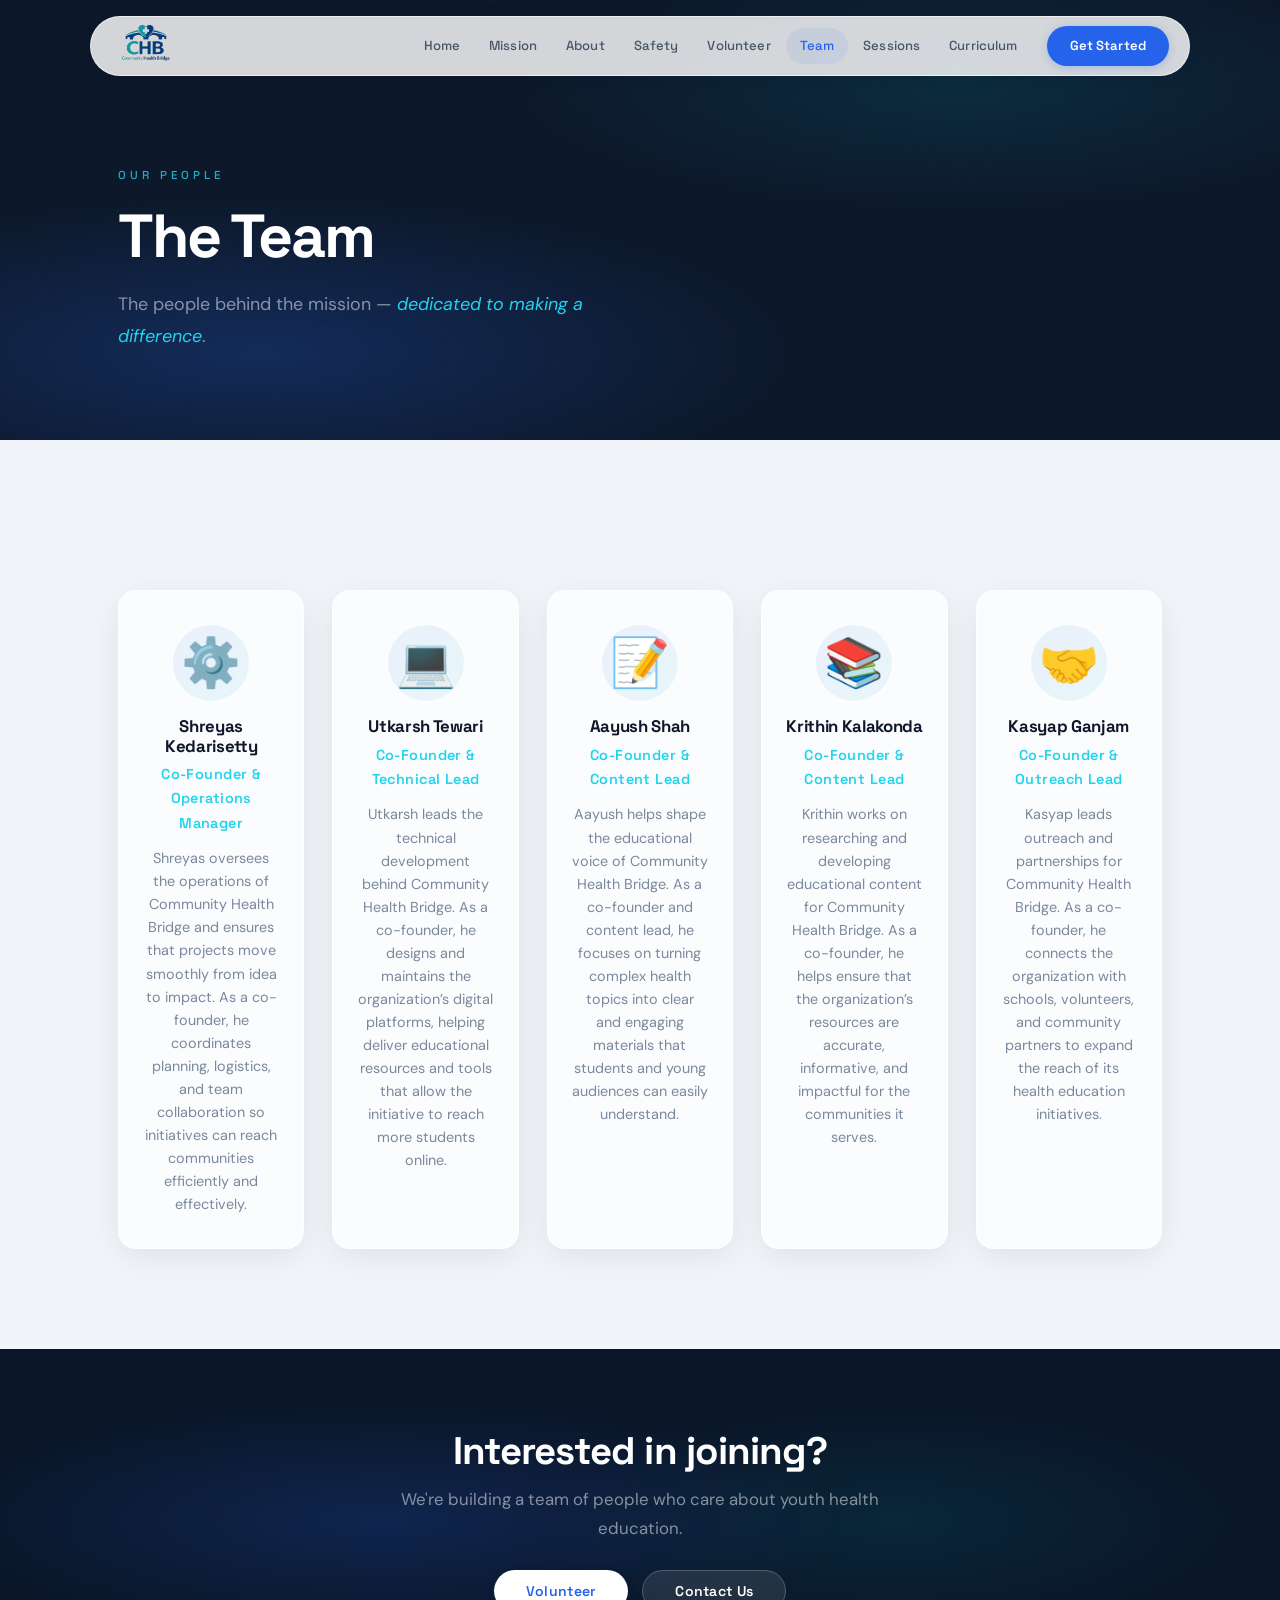
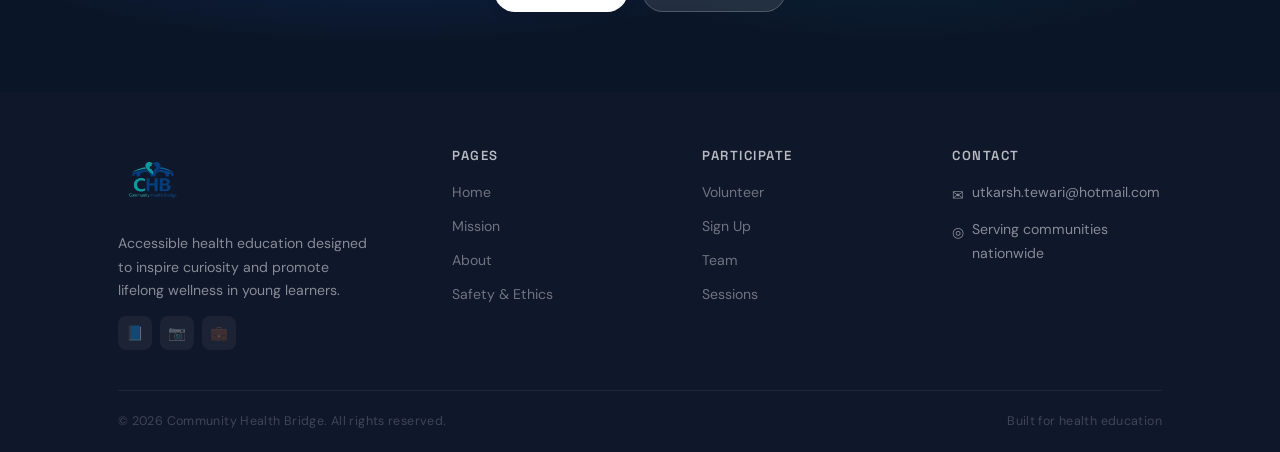
<file: team.html>
<!DOCTYPE html>
<html lang="en">

<head>
<meta charset="UTF-8">
<meta name="viewport" content="width=device-width, initial-scale=1.0">
<meta name="description" content="Meet the team behind Community Health Bridge.">

<title>Team — Community Health Bridge</title>

<link rel="preconnect" href="https://fonts.googleapis.com">
<link rel="preconnect" href="https://fonts.gstatic.com" crossorigin>

<link href="https://fonts.googleapis.com/css2?family=DM+Sans:ital,wght@0,400;0,500;0,600;1,400;1,500&family=Space+Grotesk:wght@400;500;600;700&display=swap" rel="stylesheet">

<link rel="stylesheet" href="styles.css">

<style>

/* TEAM GRID */

.team-grid{
display:grid;
grid-template-columns:repeat(5,1fr);
gap:28px;
margin-top:50px;
}

/* TEAM CARD */

.team-card{
text-align:center;
padding:32px 24px;
border-radius:18px;
transition:transform .25s ease, box-shadow .25s ease;
}

.team-card:hover{
transform:translateY(-6px);
}

/* EMOJI AVATAR */

.team-avatar{
font-size:48px;
margin-bottom:14px;
}

/* NAME */

.team-card h3{
margin-bottom:6px;
}

/* ROLE */

.team-role{
font-size:.9rem;
font-weight:600;
color:var(--teal-muted);
margin-bottom:12px;
}

/* BIO */

.team-bio{
font-size:.9rem;
line-height:1.6;
opacity:.85;
}

/* TABLET */

@media (max-width:1100px){

.team-grid{
grid-template-columns:repeat(3,1fr);
}

}

/* SMALL TABLET */

@media (max-width:750px){

.team-grid{
grid-template-columns:repeat(2,1fr);
}

}

/* MOBILE */

@media (max-width:480px){

.team-grid{
grid-template-columns:1fr;
}

}

</style>

</head>

<body>

<div id="navbar-placeholder"></div>


<section class="page-hero">
<div class="container">

<span class="label label--light">Our People</span>

<h1>The Team</h1>

<p class="subtitle" style="color:rgba(255,255,255,0.5);">
The people behind the mission —
<em style="color:var(--teal-muted);">dedicated to making a difference</em>.
</p>

</div>
</section>


<section class="section section--tinted">

<div class="container">

<div class="team-grid">

<div class="team-card glass-card reveal delay-1">

<div class="team-avatar">⚙️</div>

<h3>Shreyas Kedarisetty</h3>

<div class="team-role">Co-Founder & Operations Manager</div>

<p class="team-bio">
Shreyas oversees the operations of Community Health Bridge and ensures that projects move smoothly from idea to impact. As a co-founder, he coordinates planning, logistics, and team collaboration so initiatives can reach communities efficiently and effectively.
</p>

</div>


<div class="team-card glass-card reveal delay-2">

<div class="team-avatar">💻</div>

<h3>Utkarsh Tewari</h3>

<div class="team-role">Co-Founder & Technical Lead</div>

<p class="team-bio">
Utkarsh leads the technical development behind Community Health Bridge. As a co-founder, he designs and maintains the organization’s digital platforms, helping deliver educational resources and tools that allow the initiative to reach more students online.
</p>

</div>


<div class="team-card glass-card reveal delay-3">

<div class="team-avatar">📝</div>

<h3>Aayush Shah</h3>

<div class="team-role">Co-Founder & Content Lead</div>

<p class="team-bio">
Aayush helps shape the educational voice of Community Health Bridge. As a co-founder and content lead, he focuses on turning complex health topics into clear and engaging materials that students and young audiences can easily understand.
</p>

</div>


<div class="team-card glass-card reveal delay-4">

<div class="team-avatar">📚</div>

<h3>Krithin Kalakonda</h3>

<div class="team-role">Co-Founder & Content Lead</div>

<p class="team-bio">
Krithin works on researching and developing educational content for Community Health Bridge. As a co-founder, he helps ensure that the organization’s resources are accurate, informative, and impactful for the communities it serves.
</p>

</div>


<div class="team-card glass-card reveal" style="transition-delay:.4s;">

<div class="team-avatar">🤝</div>

<h3>Kasyap Ganjam</h3>

<div class="team-role">Co-Founder & Outreach Lead</div>

<p class="team-bio">
Kasyap leads outreach and partnerships for Community Health Bridge. As a co-founder, he connects the organization with schools, volunteers, and community partners to expand the reach of its health education initiatives.
</p>

</div>

</div>

</div>

</section>


<section class="cta-banner">

<div class="container reveal">

<h2>Interested in joining?</h2>

<p>We're building a team of people who care about youth health education.</p>

<div class="btn-group">

<a href="volunteer.html" class="btn btn--white">Volunteer</a>

<a href="signup.html" class="btn btn--glass">Contact Us</a>

</div>

</div>

</section>


<div id="footer-placeholder"></div>

<script src="components.js"></script>

<script>
loadComponents('team');
</script>

<script src="script.js"></script>

</body>

</html>
</file>
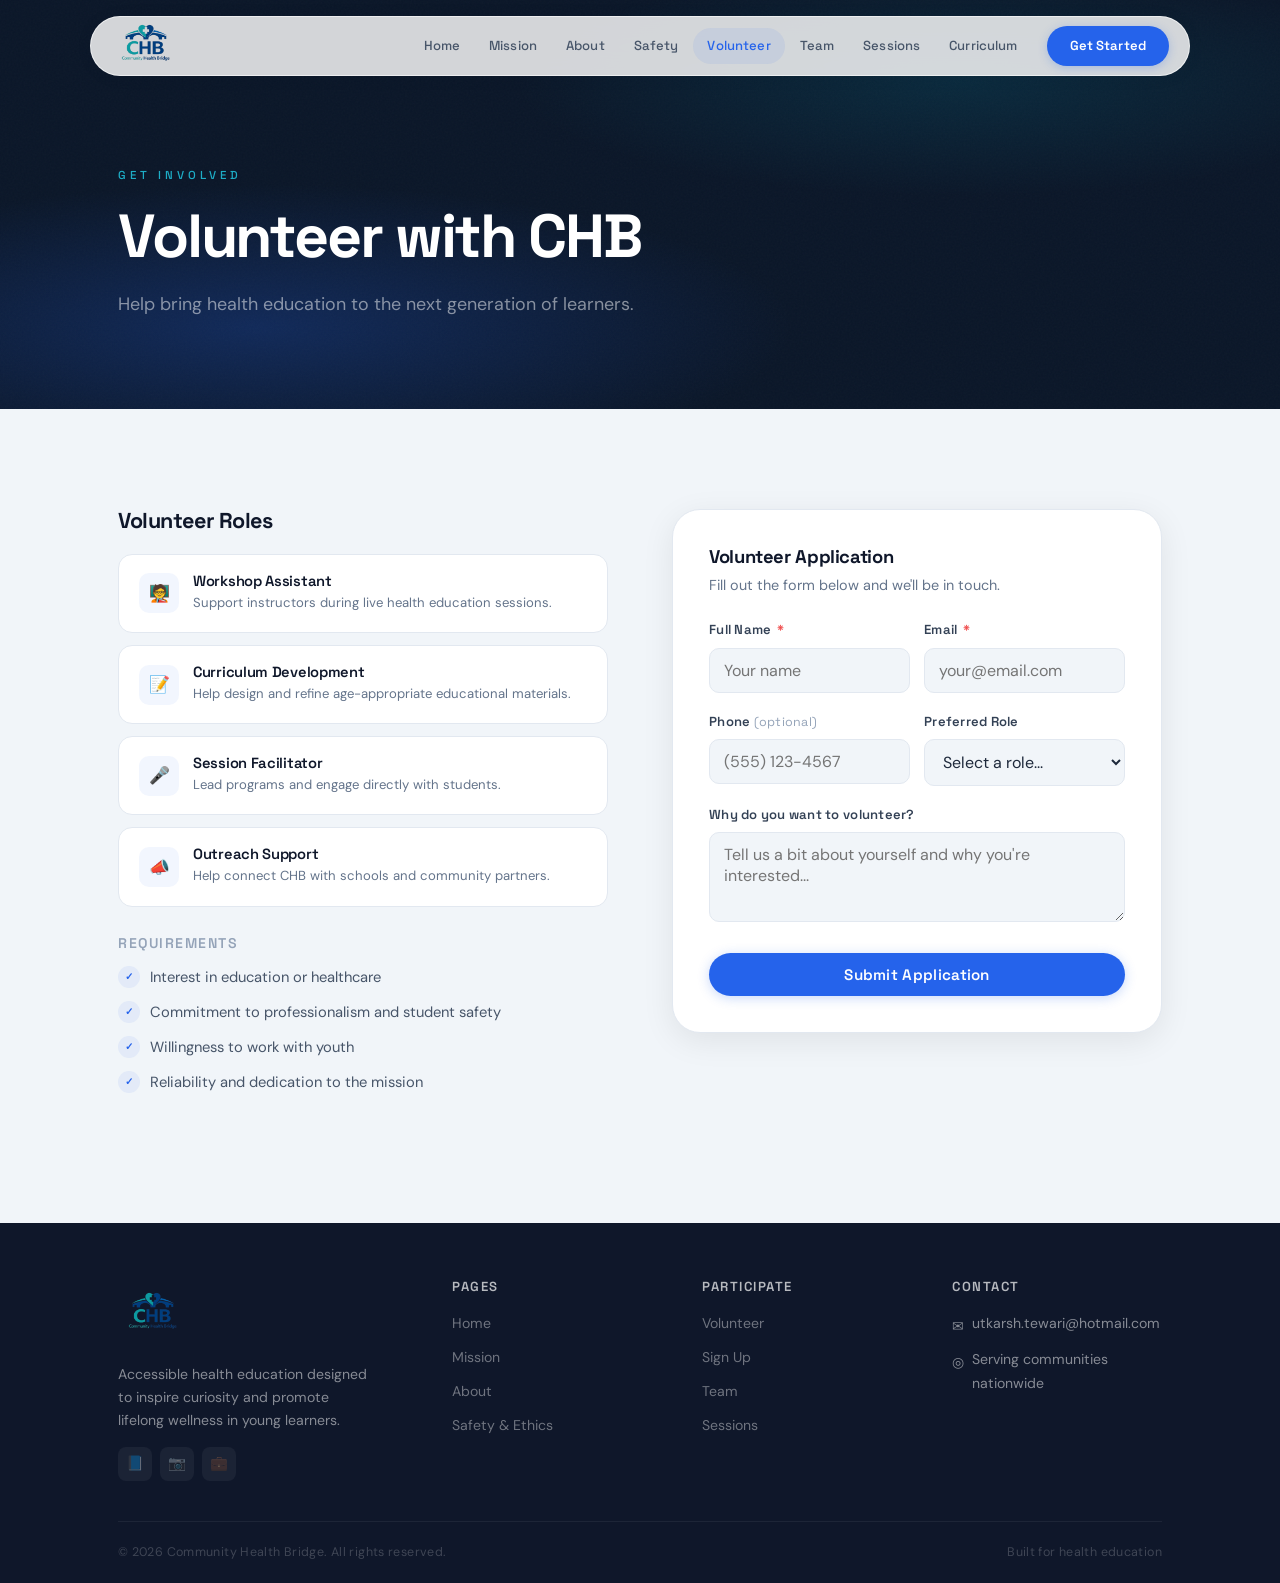
<file: volunteer.html>
<!DOCTYPE html>
<html lang="en">

<head>
  <meta charset="UTF-8">
  <meta name="viewport" content="width=device-width, initial-scale=1.0">
  <meta name="description"
    content="Volunteer with Community Health Bridge — support health education workshops, curriculum development, and outreach.">
  <title>Volunteer — Community Health Bridge</title>
  <link rel="preconnect" href="https://fonts.googleapis.com">
  <link rel="preconnect" href="https://fonts.gstatic.com" crossorigin>
  <link
    href="https://fonts.googleapis.com/css2?family=DM+Sans:ital,wght@0,400;0,500;0,600;1,400;1,500&family=Space+Grotesk:wght@400;500;600;700&display=swap"
    rel="stylesheet">
  <link rel="stylesheet" href="styles.css">
</head>

<body>
  <div id="navbar-placeholder"></div>

  <section class="page-hero">
    <div class="container">
      <span class="label label--light">Get Involved</span>
      <h1>Volunteer with CHB</h1>
      <p class="subtitle" style="color: rgba(255,255,255,0.5);">Help bring health education to the next generation of
        learners.</p>
    </div>
  </section>

  <section class="section section--tinted">
    <div class="container">
      <div class="split">
        <div class="reveal-left">
          <h3 style="margin-bottom: 20px;">Volunteer Roles</h3>
          <div class="role-list">
            <div class="role-card">
              <div class="role-icon">🧑‍🏫</div>
              <div>
                <h4>Workshop Assistant</h4>
                <p>Support instructors during live health education sessions.</p>
              </div>
            </div>
            <div class="role-card">
              <div class="role-icon">📝</div>
              <div>
                <h4>Curriculum Development</h4>
                <p>Help design and refine age-appropriate educational materials.</p>
              </div>
            </div>
            <div class="role-card">
              <div class="role-icon">🎤</div>
              <div>
                <h4>Session Facilitator</h4>
                <p>Lead programs and engage directly with students.</p>
              </div>
            </div>
            <div class="role-card">
              <div class="role-icon">📣</div>
              <div>
                <h4>Outreach Support</h4>
                <p>Help connect CHB with schools and community partners.</p>
              </div>
            </div>
          </div>

          <div class="vol-section" style="margin-top: 28px;">
            <h4>Requirements</h4>
            <ul class="check-list">
              <li>Interest in education or healthcare</li>
              <li>Commitment to professionalism and student safety</li>
              <li>Willingness to work with youth</li>
              <li>Reliability and dedication to the mission</li>
            </ul>
          </div>
        </div>

        <div class="reveal-right">
          <div class="form-card">
            <h3 style="margin-bottom: 6px; font-size: 1.15rem;">Volunteer Application</h3>
            <p style="color: var(--gray-500); font-size: 0.9rem; margin-bottom: 22px;">Fill out the form below and we'll
              be in touch.</p>
            <form id="volunteer-form" action="https://formsubmit.co/f8286a03d8f3525a045d4bc6c5705301" method="POST">
              <input type="hidden" name="_subject" value="New CHB Volunteer Application">
              <input type="hidden" name="_captcha" value="false">
              <input type="hidden" name="_template" value="table">
              <input type="hidden" name="_next" value="">
              <div class="form-row">
                <div class="form-group">
                  <label for="vol-name">Full Name <span class="req">*</span></label>
                  <input type="text" id="vol-name" name="Name" placeholder="Your name" required>
                </div>
                <div class="form-group">
                  <label for="vol-email">Email <span class="req">*</span></label>
                  <input type="email" id="vol-email" name="Email" placeholder="your@email.com" required>
                </div>
              </div>
              <div class="form-row">
                <div class="form-group">
                  <label for="vol-phone">Phone <span class="opt">(optional)</span></label>
                  <input type="tel" id="vol-phone" name="Phone" placeholder="(555) 123-4567">
                </div>
                <div class="form-group">
                  <label for="vol-role">Preferred Role</label>
                  <select id="vol-role" name="Preferred Role">
                    <option value="">Select a role...</option>
                    <option value="workshop-assistant">Workshop Assistant</option>
                    <option value="curriculum">Curriculum Development</option>
                    <option value="facilitator">Session Facilitator</option>
                    <option value="outreach">Outreach Support</option>
                    <option value="any">Open to Anything</option>
                  </select>
                </div>
              </div>
              <div class="form-group">
                <label for="vol-why">Why do you want to volunteer?</label>
                <textarea id="vol-why" name="Motivation"
                  placeholder="Tell us a bit about yourself and why you're interested..." rows="3"></textarea>
              </div>
              <button type="submit" class="btn btn--solid form-submit">Submit Application</button>
            </form>
            <div class="form-success" id="vol-success">
              <div class="form-success-icon">✓</div>
              <h3>Application Received</h3>
              <p>Thank you — we'll reach out to you shortly.</p>
            </div>
          </div>
        </div>
      </div>
    </div>
  </section>

  <div id="footer-placeholder"></div>
  <script src="components.js"></script>
  <script>loadComponents('volunteer');</script>
  <script src="script.js"></script>
</body>

</html>
</file>
<file: styles.css>
/* ============================================
   Community Health Bridge — Liquid Glass Design
   Clean · Minimal · Glassmorphism
   ============================================ */

/* ---------- CSS Custom Properties ---------- */
:root {
  /* Colors — Clean Blue, no purple */
  --blue: #2563EB;
  --blue-light: #3b82f6;
  --blue-deep: #1e40af;
  --blue-bg: #0f1d3a;
  --blue-darkest: #0a1628;
  --teal: #06b6d4;
  --teal-muted: #22d3ee;
  --green: #34d399;

  --white: #ffffff;
  --off-white: #f8fafc;
  --gray-50: #f1f5f9;
  --gray-100: #e2e8f0;
  --gray-200: #cbd5e1;
  --gray-400: #94a3b8;
  --gray-500: #64748b;
  --gray-600: #475569;
  --gray-700: #334155;
  --gray-800: #1e293b;
  --gray-900: #0f172a;

  /* Glass */
  --glass-bg: rgba(255, 255, 255, 0.06);
  --glass-border: rgba(255, 255, 255, 0.1);
  --glass-blur: blur(20px);
  --glass-bg-light: rgba(255, 255, 255, 0.65);
  --glass-border-light: rgba(255, 255, 255, 0.8);
  --glass-blur-light: blur(16px);
  --glass-shadow: 0 8px 32px rgba(0, 0, 0, 0.08);
  --glass-shadow-hover: 0 16px 48px rgba(0, 0, 0, 0.12);

  /* Typography */
  --font-display: 'Space Grotesk', sans-serif;
  --font-body: 'DM Sans', sans-serif;

  /* Spacing */
  --section-py: 100px;
  --container-max: 1100px;

  /* Radius */
  --r-sm: 10px;
  --r-md: 14px;
  --r-lg: 20px;
  --r-xl: 28px;
  --r-pill: 100px;

  /* Transitions */
  --ease: cubic-bezier(0.4, 0, 0.2, 1);
  --t-fast: 0.18s var(--ease);
  --t-base: 0.3s var(--ease);
  --t-slow: 0.5s var(--ease);
}

/* ---------- Reset ---------- */
*,
*::before,
*::after {
  margin: 0;
  padding: 0;
  box-sizing: border-box;
}

html {
  scroll-behavior: smooth;
  scroll-padding-top: 80px;
}

body {
  font-family: var(--font-body);
  font-size: 16px;
  line-height: 1.7;
  color: var(--gray-700);
  background: var(--off-white);
  -webkit-font-smoothing: antialiased;
  -moz-osx-font-smoothing: grayscale;
  overflow-x: hidden;
}

img {
  max-width: 100%;
  height: auto;
  display: block;
}

a {
  text-decoration: none;
  color: inherit;
  transition: color var(--t-fast);
}

ul,
ol {
  list-style: none;
}

button {
  font-family: var(--font-body);
  cursor: pointer;
  border: none;
}

input,
select,
textarea {
  font-family: var(--font-body);
  font-size: 1rem;
}

/* ---------- Layout ---------- */
.container {
  max-width: var(--container-max);
  margin: 0 auto;
  padding: 0 28px;
}

.sr-only {
  position: absolute;
  width: 1px;
  height: 1px;
  padding: 0;
  margin: -1px;
  overflow: hidden;
  clip: rect(0, 0, 0, 0);
  white-space: nowrap;
  border: 0;
}


/* ---------- Typography System ---------- */
h1,
h2,
h3,
h4,
h5,
h6 {
  font-family: var(--font-display);
  font-weight: 700;
  line-height: 1.15;
  color: var(--gray-900);
  letter-spacing: -0.02em;
}

h1 {
  font-size: clamp(2.6rem, 5.5vw, 3.8rem);
  letter-spacing: -0.035em;
}

h2 {
  font-size: clamp(1.7rem, 3.5vw, 2.4rem);
  letter-spacing: -0.025em;
}

h3 {
  font-size: clamp(1.1rem, 2vw, 1.35rem);
}

/* Emphasis system — not just bold */
.label {
  display: inline-block;
  font-family: var(--font-display);
  font-size: 0.72rem;
  font-weight: 500;
  letter-spacing: 4px;
  text-transform: uppercase;
  color: var(--blue);
  margin-bottom: 16px;
}

.label--light {
  color: var(--teal-muted);
  opacity: 0.8;
}

.subtitle {
  font-size: 1.12rem;
  font-weight: 400;
  color: var(--gray-500);
  max-width: 540px;
  line-height: 1.75;
}

.subtitle--center {
  text-align: center;
  margin: 0 auto;
}

/* Italic emphasis */
em,
.em {
  font-style: italic;
  font-weight: 400;
  color: var(--blue);
}

/* Light-weight emphasis */
.light {
  font-weight: 300;
  letter-spacing: 0.01em;
}

/* Mono/technical emphasis */
.mono {
  font-family: 'Space Mono', 'DM Mono', monospace;
  font-size: 0.9em;
  letter-spacing: 0.03em;
}

/* Large quote text */
.lead {
  font-family: var(--font-display);
  font-size: 1.35rem;
  font-weight: 400;
  line-height: 1.65;
  color: var(--gray-800);
  letter-spacing: -0.01em;
}

.section-header {
  text-align: center;
  margin-bottom: 56px;
}

.section-header h2 {
  margin-bottom: 14px;
}


/* ---------- Buttons ---------- */
.btn {
  display: inline-flex;
  align-items: center;
  justify-content: center;
  gap: 8px;
  padding: 13px 32px;
  font-family: var(--font-display);
  font-size: 0.88rem;
  font-weight: 600;
  border-radius: var(--r-pill);
  transition: all var(--t-base);
  letter-spacing: 0.02em;
  cursor: pointer;
  line-height: 1;
}

.btn--solid {
  background: var(--blue);
  color: var(--white);
  box-shadow: 0 2px 12px rgba(37, 99, 235, 0.25);
}

.btn--solid:hover {
  background: var(--blue-light);
  transform: translateY(-2px);
  box-shadow: 0 8px 24px rgba(37, 99, 235, 0.3);
}

.btn--glass {
  background: rgba(255, 255, 255, 0.1);
  color: var(--white);
  border: 1px solid rgba(255, 255, 255, 0.2);
  backdrop-filter: blur(8px);
}

.btn--glass:hover {
  background: rgba(255, 255, 255, 0.18);
  border-color: rgba(255, 255, 255, 0.35);
  transform: translateY(-2px);
}

.btn--outline {
  background: transparent;
  color: var(--blue);
  border: 1.5px solid var(--gray-200);
}

.btn--outline:hover {
  border-color: var(--blue);
  background: rgba(37, 99, 235, 0.04);
  transform: translateY(-1px);
}

.btn--white {
  background: var(--white);
  color: var(--blue);
  box-shadow: 0 2px 12px rgba(0, 0, 0, 0.08);
}

.btn--white:hover {
  transform: translateY(-2px);
  box-shadow: 0 8px 24px rgba(0, 0, 0, 0.12);
}

.btn-group {
  display: flex;
  gap: 14px;
  flex-wrap: wrap;
}


/* ---------- Glass Card ---------- */
.glass-card {
  background: var(--glass-bg-light);
  backdrop-filter: var(--glass-blur-light);
  -webkit-backdrop-filter: var(--glass-blur-light);
  border: 1px solid var(--glass-border-light);
  border-radius: var(--r-lg);
  box-shadow: var(--glass-shadow);
  transition: all var(--t-base);
}

.glass-card:hover {
  box-shadow: var(--glass-shadow-hover);
  transform: translateY(-4px);
  border-color: rgba(37, 99, 235, 0.15);
}

/* Dark glass */
.glass-dark {
  background: var(--glass-bg);
  backdrop-filter: var(--glass-blur);
  -webkit-backdrop-filter: var(--glass-blur);
  border: 1px solid var(--glass-border);
  border-radius: var(--r-lg);
}


/* ---------- Scroll Animations ---------- */
.reveal {
  opacity: 0;
  transform: translateY(28px);
  transition: opacity 0.65s var(--ease), transform 0.65s var(--ease);
}

.reveal.visible {
  opacity: 1;
  transform: translateY(0);
}

.reveal-left {
  opacity: 0;
  transform: translateX(-32px);
  transition: opacity 0.65s var(--ease), transform 0.65s var(--ease);
}

.reveal-left.visible {
  opacity: 1;
  transform: translateX(0);
}

.reveal-right {
  opacity: 0;
  transform: translateX(32px);
  transition: opacity 0.65s var(--ease), transform 0.65s var(--ease);
}

.reveal-right.visible {
  opacity: 1;
  transform: translateX(0);
}

.delay-1 {
  transition-delay: 0.08s;
}

.delay-2 {
  transition-delay: 0.16s;
}

.delay-3 {
  transition-delay: 0.24s;
}

.delay-4 {
  transition-delay: 0.32s;
}


/* ============================================
   NAVBAR
   ============================================ */
#navbar-placeholder {
  min-height: 0;
}

.navbar {
  position: fixed;
  top: 16px;
  left: 50%;
  transform: translateX(-50%);
  z-index: 1000;
  width: calc(100% - 48px);
  max-width: 1100px;
  background: rgba(255, 255, 255, 0.82);
  backdrop-filter: blur(18px);
  -webkit-backdrop-filter: blur(18px);
  border: 1px solid rgba(255, 255, 255, 0.6);
  border-radius: 100px;
  box-shadow: 0 1px 20px rgba(0, 0, 0, 0.04);
  padding: 0 8px;
  height: 60px;
  transition: all var(--t-base);
}


.navbar .container {
  display: flex;
  align-items: center;
  justify-content: space-between;
  height: 100%;
  max-width: 100%;
  padding: 0 12px;
}

/* Logo */
.nav-logo {
  display: flex;
  align-items: center;
  gap: 10px;
  text-decoration: none;
}

.nav-logo:hover {
  opacity: 0.9;
}

.logo-img {
  height: 70px;
  width: auto;
  display: block;
}

.logo-mark {
  width: 34px;
  height: 34px;
  border-radius: 10px;
  background: linear-gradient(135deg, var(--blue), var(--teal));
  display: flex;
  align-items: center;
  justify-content: center;
  font-size: 0.95rem;
  color: var(--white);
  flex-shrink: 0;
}

.logo-text {
  font-family: var(--font-display);
  font-weight: 700;
  font-size: 0.95rem;
  line-height: 1.2;
  color: var(--white);
  letter-spacing: -0.01em;
  transition: color var(--t-base);
}

.logo-text span {
  display: block;
  font-weight: 400;
  font-size: 0.68rem;
  letter-spacing: 2px;
  text-transform: uppercase;
  opacity: 0.55;
}


/* Nav links */
.nav-menu {
  display: flex;
  align-items: center;
  gap: 1px;
}

.nav-link {
  padding: 7px 14px;
  font-family: var(--font-display);
  font-size: 0.82rem;
  font-weight: 500;
  color: var(--gray-600);
  border-radius: 100px;
  transition: all var(--t-fast);
  letter-spacing: 0.01em;
}

.nav-link:hover,
.nav-link.active {
  color: var(--blue);
  background: rgba(37, 99, 235, 0.08);
}


.nav-cta {
  margin-left: 14px;
  padding: 8px 22px;
  font-family: var(--font-display);
  font-size: 0.82rem;
  font-weight: 600;
  color: var(--white);
  background: var(--blue);
  border: 1px solid transparent;
  border-radius: var(--r-pill);
  transition: all var(--t-base);
  cursor: pointer;
  letter-spacing: 0.01em;
  box-shadow: 0 2px 10px rgba(37, 99, 235, 0.25);
}


.nav-cta:hover {
  background: rgba(255, 255, 255, 0.22);
  border-color: rgba(255, 255, 255, 0.4);
}

.navbar.scrolled .nav-cta:hover {
  background: var(--blue-light);
  box-shadow: 0 4px 16px rgba(37, 99, 235, 0.3);
}

/* Hamburger */
.nav-hamburger {
  display: none;
  flex-direction: column;
  gap: 5px;
  background: none;
  padding: 10px;
  cursor: pointer;
  border-radius: 8px;
  min-width: 44px;
  min-height: 44px;
  align-items: center;
  justify-content: center;
  transition: background var(--t-fast);
}
.nav-hamburger:hover { background: rgba(0,0,0,0.06); }

.nav-hamburger span {
  width: 22px;
  height: 2px;
  background: var(--gray-700);
  border-radius: 2px;
  transition: all var(--t-base);
}

.navbar.scrolled .nav-hamburger span {
  background: var(--gray-700);
}

.nav-hamburger.open span:nth-child(1) {
  transform: rotate(45deg) translate(5px, 5px);
}

.nav-hamburger.open span:nth-child(2) {
  opacity: 0;
}

.nav-hamburger.open span:nth-child(3) {
  transform: rotate(-45deg) translate(5px, -5px);
}

.nav-overlay {
  display: none;
  position: fixed;
  inset: 0;
  background: rgba(0, 0, 0, 0.3);
  backdrop-filter: blur(4px);
  z-index: 999;
}

.nav-overlay.show {
  display: block;
}


/* ============================================
   PAGE HERO
   ============================================ */
.page-hero {
  position: relative;
  padding: 160px 0 88px;
  background: var(--blue-darkest);
  overflow: hidden;
  color: var(--white);
}

/* Liquid glass background */
.page-hero::before {
  content: '';
  position: absolute;
  inset: 0;
  background:
    radial-gradient(ellipse 60% 50% at 20% 80%, rgba(37, 99, 235, 0.25) 0%, transparent 70%),
    radial-gradient(ellipse 50% 40% at 75% 20%, rgba(6, 182, 212, 0.12) 0%, transparent 70%);
}

/* Subtle noise texture */
.page-hero::after {
  content: '';
  position: absolute;
  inset: 0;
  opacity: 0.03;
  background-image: url("data:image/svg+xml,%3Csvg viewBox='0 0 256 256' xmlns='http://www.w3.org/2000/svg'%3E%3Cfilter id='n'%3E%3CfeTurbulence type='fractalNoise' baseFrequency='0.85' numOctaves='4' stitchTiles='stitch'/%3E%3C/filter%3E%3Crect width='100%25' height='100%25' filter='url(%23n)'/%3E%3C/svg%3E");
}

.page-hero .container {
  position: relative;
  z-index: 2;
}

.page-hero h1 {
  color: var(--white);
  margin-bottom: 18px;
  max-width: 640px;
}

.page-hero .subtitle {
  color: rgba(255, 255, 255, 0.55);
  margin-bottom: 0;
}

/* Home hero — full viewport */
.hero--home {
  min-height: 100vh;
  display: flex;
  align-items: center;
  padding: 0;
}

.hero--home .container {
  display: grid;
  grid-template-columns: 1fr 1fr;
  gap: 56px;
  align-items: center;
  padding-top: 80px;
}

.hero-content {
  max-width: 520px;
}

.hero-eyebrow {
  display: inline-flex;
  align-items: center;
  gap: 10px;
  padding: 7px 18px;
  border-radius: var(--r-pill);
  font-family: var(--font-display);
  font-size: 0.76rem;
  font-weight: 500;
  letter-spacing: 1.5px;
  text-transform: uppercase;
  color: rgba(255, 255, 255, 0.7);
  margin-bottom: 28px;
  background: rgba(255, 255, 255, 0.06);
  border: 1px solid rgba(255, 255, 255, 0.1);
  backdrop-filter: blur(8px);
}

.hero-eyebrow .dot {
  width: 6px;
  height: 6px;
  background: var(--teal-muted);
  border-radius: 50%;
  animation: dot-pulse 2.5s ease infinite;
}

@keyframes dot-pulse {

  0%,
  100% {
    opacity: 1;
  }

  50% {
    opacity: 0.3;
  }
}

.hero-content h1 {
  max-width: none;
}

.hero-content .subtitle {
  color: rgba(255, 255, 255, 0.5);
  margin-bottom: 32px;
}

.hero-visual {
  position: relative;
  display: flex;
  justify-content: center;
}

.hero-visual img {
  width: 100%;
  max-width: 480px;
  border-radius: var(--r-xl);
  box-shadow: 0 24px 60px rgba(0, 0, 0, 0.4);
}

/* Floating glass accents on hero image */
.hero-visual::before {
  content: '';
  position: absolute;
  width: 160px;
  height: 160px;
  top: -20px;
  right: -10px;
  background: rgba(6, 182, 212, 0.08);
  border: 1px solid rgba(6, 182, 212, 0.12);
  border-radius: 50%;
  filter: blur(1px);
}

.hero-visual::after {
  content: '';
  position: absolute;
  width: 100px;
  height: 100px;
  bottom: -10px;
  left: 10px;
  background: rgba(37, 99, 235, 0.1);
  border: 1px solid rgba(37, 99, 235, 0.12);
  border-radius: 50%;
  filter: blur(1px);
}


/* ============================================
   CONTENT SECTIONS
   ============================================ */
.section {
  padding: var(--section-py) 0;
}

.section--tinted {
  background: var(--gray-50);
}

/* ---------- Two-column layout ---------- */
.split {
  display: grid;
  grid-template-columns: 1fr 1fr;
  gap: 64px;
  align-items: start;
}

.split--center {
  align-items: center;
}

/* ---------- Overview (homepage) ---------- */
.overview-text h2 {
  margin-bottom: 16px;
}

.overview-text p {
  color: var(--gray-500);
  margin-bottom: 14px;
  font-size: 1.02rem;
}

.tag-row {
  display: flex;
  flex-wrap: wrap;
  gap: 8px;
  margin-top: 24px;
}

.tag {
  display: inline-flex;
  align-items: center;
  gap: 6px;
  padding: 6px 16px;
  font-family: var(--font-display);
  font-size: 0.78rem;
  font-weight: 500;
  color: var(--blue);
  background: rgba(37, 99, 235, 0.06);
  border-radius: var(--r-pill);
  letter-spacing: 0.02em;
}

.tag::before {
  content: '';
  width: 5px;
  height: 5px;
  background: var(--blue);
  border-radius: 50%;
  opacity: 0.6;
}

.overview-graphic {
  border-radius: var(--r-xl);
  padding: 48px 36px;
  text-align: center;
  background: linear-gradient(145deg, var(--gray-50), rgba(37, 99, 235, 0.04));
  border: 1px solid var(--gray-100);
}

.overview-graphic .icon-lg {
  font-size: 3.2rem;
  margin-bottom: 14px;
}

.overview-graphic h3 {
  margin-bottom: 6px;
}

.overview-graphic p {
  color: var(--gray-500);
  font-size: 0.92rem;
}


/* ---------- Card Grids ---------- */
.card-grid {
  display: grid;
  gap: 22px;
}

.card-grid--4 {
  grid-template-columns: repeat(4, 1fr);
}

.card-grid--3 {
  grid-template-columns: repeat(3, 1fr);
}

.card-grid--2 {
  grid-template-columns: repeat(2, 1fr);
}

/* Program / Highlight Card */
.feature-card {
  padding: 32px 26px;
  position: relative;
  overflow: hidden;
}

.feature-card .card-icon {
  width: 48px;
  height: 48px;
  border-radius: var(--r-sm);
  background: rgba(37, 99, 235, 0.07);
  display: flex;
  align-items: center;
  justify-content: center;
  font-size: 1.3rem;
  margin-bottom: 18px;
  transition: all var(--t-base);
}

.feature-card:hover .card-icon {
  background: var(--blue);
  transform: scale(1.08);
}

.feature-card:hover .card-icon span {
  filter: brightness(10);
}

.feature-card h3 {
  font-size: 1.08rem;
  margin-bottom: 10px;
}

.feature-card p {
  color: var(--gray-500);
  font-size: 0.9rem;
  line-height: 1.65;
}

.feature-card .tag-list {
  display: flex;
  flex-wrap: wrap;
  gap: 6px;
  margin-top: 14px;
}

.feature-card .tag-list .mini-tag {
  padding: 3px 12px;
  background: rgba(37, 99, 235, 0.06);
  color: var(--blue);
  border-radius: var(--r-pill);
  font-size: 0.75rem;
  font-weight: 500;
  font-family: var(--font-display);
}

/* Accent line on hover */
.feature-card::after {
  content: '';
  position: absolute;
  top: 0;
  left: 0;
  right: 0;
  height: 2px;
  background: linear-gradient(90deg, var(--blue), var(--teal));
  transform: scaleX(0);
  transform-origin: left;
  transition: transform var(--t-base);
}

.feature-card:hover::after {
  transform: scaleX(1);
}


/* ---------- Why-item / Info-item ---------- */
.info-list {
  display: flex;
  flex-direction: column;
  gap: 14px;
}

.info-item {
  display: flex;
  align-items: flex-start;
  gap: 14px;
  padding: 20px;
  border-radius: var(--r-md);
  background: var(--white);
  border: 1px solid var(--gray-100);
  transition: all var(--t-base);
}

.info-item:hover {
  box-shadow: var(--glass-shadow);
  border-color: rgba(37, 99, 235, 0.1);
}

.info-icon {
  width: 42px;
  height: 42px;
  min-width: 42px;
  border-radius: var(--r-sm);
  background: rgba(37, 99, 235, 0.06);
  display: flex;
  align-items: center;
  justify-content: center;
  font-size: 1.1rem;
}

.info-item h4 {
  font-family: var(--font-display);
  font-size: 0.95rem;
  font-weight: 600;
  margin-bottom: 3px;
}

.info-item p {
  font-size: 0.88rem;
  color: var(--gray-500);
}


/* ---------- Mission ---------- */
.mission-quote {
  padding: 36px;
  border-left: 3px solid var(--blue);
  background: linear-gradient(135deg, rgba(37, 99, 235, 0.03), transparent);
  border-radius: 2px var(--r-lg) var(--r-lg) 2px;
}

.mission-quote .lead {
  margin-bottom: 14px;
}

.mission-quote p {
  color: var(--gray-500);
  font-size: 0.98rem;
}

.vision-card {
  margin-top: 28px;
  padding: 28px 32px;
  border-radius: var(--r-md);
  background: var(--gray-50);
  border: 1px solid var(--gray-100);
}

.vision-card h3 {
  color: var(--blue);
  font-size: 1.05rem;
  margin-bottom: 10px;
}

.vision-card p {
  color: var(--gray-500);
  font-size: 0.95rem;
}


/* ---------- Volunteer ---------- */
.role-list {
  display: flex;
  flex-direction: column;
  gap: 12px;
}

.role-card {
  display: flex;
  align-items: center;
  gap: 14px;
  padding: 18px 20px;
  border-radius: var(--r-md);
  background: var(--white);
  border: 1px solid var(--gray-100);
  transition: all var(--t-base);
}

.role-card:hover {
  border-color: rgba(37, 99, 235, 0.2);
  box-shadow: var(--glass-shadow);
}

.role-icon {
  width: 40px;
  height: 40px;
  min-width: 40px;
  border-radius: var(--r-sm);
  background: rgba(37, 99, 235, 0.06);
  display: flex;
  align-items: center;
  justify-content: center;
  font-size: 1.05rem;
}

.role-card h4 {
  font-family: var(--font-display);
  font-size: 0.92rem;
  font-weight: 600;
}

.role-card p {
  font-size: 0.82rem;
  color: var(--gray-500);
  margin-top: 2px;
}

.check-list {
  display: flex;
  flex-direction: column;
  gap: 10px;
}

.check-list li {
  display: flex;
  align-items: center;
  gap: 10px;
  font-size: 0.92rem;
  color: var(--gray-600);
}

.check-list li::before {
  content: '✓';
  width: 22px;
  height: 22px;
  min-width: 22px;
  background: rgba(37, 99, 235, 0.07);
  color: var(--blue);
  border-radius: 50%;
  display: flex;
  align-items: center;
  justify-content: center;
  font-size: 0.65rem;
  font-weight: 700;
}

.vol-section {
  margin-bottom: 28px;
}

.vol-section h4 {
  font-family: var(--font-display);
  font-size: 0.88rem;
  font-weight: 600;
  letter-spacing: 1.5px;
  text-transform: uppercase;
  color: var(--gray-400);
  margin-bottom: 14px;
}


/* ---------- Sign Up / Form ---------- */
.split--signup {
  grid-template-columns: 1fr 1.1fr;
}


.signup-info h3 {
  margin-bottom: 14px;
  font-size: 1.25rem;
}

.signup-info p {
  color: var(--gray-500);
  margin-bottom: 28px;
  font-size: 1rem;
  line-height: 1.7;
}

.benefit-list {
  display: flex;
  flex-direction: column;
  gap: 18px;
}

.benefit {
  display: flex;
  align-items: flex-start;
  gap: 14px;
}

.benefit-icon {
  width: 40px;
  height: 40px;
  min-width: 40px;
  border-radius: var(--r-sm);
  background: rgba(37, 99, 235, 0.06);
  display: flex;
  align-items: center;
  justify-content: center;
  font-size: 1rem;
}

.benefit h4 {
  font-family: var(--font-display);
  font-size: 0.92rem;
  font-weight: 600;
  margin-bottom: 2px;
}

.benefit p {
  font-size: 0.86rem;
  color: var(--gray-500);
  margin-bottom: 0;
}

.form-card {
  padding: 36px;
  border-radius: var(--r-xl);
  background: var(--white);
  border: 1px solid var(--gray-100);
  box-shadow: var(--glass-shadow);
}

.form-group {
  margin-bottom: 18px;
}

.form-group label {
  display: block;
  font-family: var(--font-display);
  font-size: 0.82rem;
  font-weight: 600;
  color: var(--gray-700);
  margin-bottom: 6px;
  letter-spacing: 0.02em;
}

.form-group label .req {
  color: #ef4444;
  margin-left: 2px;
}

.form-group label .opt {
  color: var(--gray-400);
  font-weight: 400;
  font-size: 0.78rem;
}

.form-group input,
.form-group select,
.form-group textarea {
  width: 100%;
  padding: 11px 14px;
  background: var(--gray-50);
  border: 1.5px solid var(--gray-100);
  border-radius: var(--r-sm);
  color: var(--gray-800);
  transition: all var(--t-fast);
}

.form-group input:focus,
.form-group select:focus,
.form-group textarea:focus {
  border-color: var(--blue);
  box-shadow: 0 0 0 3px rgba(37, 99, 235, 0.08);
  outline: none;
  background: var(--white);
}

.form-group textarea {
  resize: vertical;
  min-height: 90px;
}

.form-row {
  display: grid;
  grid-template-columns: 1fr 1fr;
  gap: 14px;
}

.form-submit {
  width: 100%;
  padding: 14px;
  font-size: 0.95rem;
  border-radius: var(--r-pill);
  margin-top: 4px;
}

.form-success {
  display: none;
  text-align: center;
  padding: 40px 20px;
}

.form-success.show {
  display: block;
}

.form-success-icon {
  width: 56px;
  height: 56px;
  margin: 0 auto 14px;
  background: rgba(37, 99, 235, 0.07);
  border-radius: 50%;
  display: flex;
  align-items: center;
  justify-content: center;
  font-size: 1.5rem;
}

.form-success h3 {
  font-size: 1.2rem;
  margin-bottom: 6px;
}

.form-success p {
  color: var(--gray-500);
  font-size: 0.92rem;
}


/* ---------- Team ---------- */
.team-grid {
  display: grid;
  grid-template-columns: repeat(4, 1fr);
  gap: 24px;
}

.team-card {
  padding: 32px 22px;
  text-align: center;
}

.team-avatar {
  width: 80px;
  height: 80px;
  border-radius: 50%;
  background: linear-gradient(135deg, rgba(37, 99, 235, 0.08), rgba(6, 182, 212, 0.08));
  border: 2px solid var(--glass-border-light);
  display: flex;
  align-items: center;
  justify-content: center;
  font-size: 2rem;
  margin: 0 auto 18px;
  transition: all var(--t-base);
}

.team-card:hover .team-avatar {
  transform: scale(1.08);
  border-color: var(--blue);
  background: linear-gradient(135deg, rgba(37, 99, 235, 0.14), rgba(6, 182, 212, 0.14));
}

.team-photo {
  width: 110px;
  height: 110px;
  border-radius: 50%;
  object-fit: cover;
  margin: 0 auto 18px;
  border: 3px solid var(--gray-50);
  box-shadow: 0 4px 14px rgba(0, 0, 0, 0.06);
  transition: all var(--t-base);
}

.team-card:hover .team-photo {
  border-color: var(--blue);
  transform: scale(1.05);
}

.team-card h3 {
  font-size: 1.05rem;
  margin-bottom: 4px;
}

.team-role {
  font-family: var(--font-display);
  font-size: 0.8rem;
  font-weight: 500;
  color: var(--blue);
  margin-bottom: 12px;
  letter-spacing: 0.03em;
}

.team-bio {
  font-size: 0.86rem;
  color: var(--gray-500);
  line-height: 1.6;
}


/* ---------- Sessions ---------- */
.session-card {
  padding: 30px;
  position: relative;
  overflow: hidden;
}

.session-card::before {
  content: '';
  position: absolute;
  top: 0;
  left: 0;
  right: 0;
  height: 2px;
  background: linear-gradient(90deg, var(--blue), var(--teal));
}

.session-date {
  display: inline-flex;
  align-items: center;
  gap: 6px;
  padding: 5px 14px;
  background: rgba(37, 99, 235, 0.06);
  color: var(--blue);
  border-radius: var(--r-pill);
  font-family: var(--font-display);
  font-size: 0.78rem;
  font-weight: 600;
  margin-bottom: 14px;
  letter-spacing: 0.02em;
}

.session-card h3 {
  font-size: 1.06rem;
  margin-bottom: 6px;
}

.session-location {
  display: flex;
  align-items: center;
  gap: 6px;
  font-size: 0.84rem;
  color: var(--gray-400);
  margin-bottom: 12px;
  font-style: italic;
}

.session-card>p {
  color: var(--gray-500);
  font-size: 0.9rem;
  line-height: 1.65;
}


/* ---------- CTA Banner ---------- */
.cta-banner {
  padding: 80px 0;
  background: var(--blue-darkest);
  text-align: center;
  position: relative;
  overflow: hidden;
}

.cta-banner::before {
  content: '';
  position: absolute;
  inset: 0;
  background:
    radial-gradient(ellipse 50% 50% at 30% 50%, rgba(37, 99, 235, 0.2) 0%, transparent 70%),
    radial-gradient(ellipse 40% 50% at 70% 50%, rgba(6, 182, 212, 0.1) 0%, transparent 70%);
}

.cta-banner .container {
  position: relative;
  z-index: 2;
}

.cta-banner h2 {
  color: var(--white);
  margin-bottom: 12px;
}

.cta-banner p {
  color: rgba(255, 255, 255, 0.5);
  font-size: 1.05rem;
  max-width: 480px;
  margin: 0 auto 28px;
}

.cta-banner .btn-group {
  justify-content: center;
}


/* ============================================
   FOOTER
   ============================================ */
#footer-placeholder {
  min-height: 0;
}

.footer {
  background: var(--gray-900);
  color: rgba(255, 255, 255, 0.5);
  padding: 56px 0 0;
}

.footer-grid {
  display: grid;
  grid-template-columns: 1.4fr 1fr 1fr 1fr;
  gap: 40px;
  padding-bottom: 40px;
  border-bottom: 1px solid rgba(255, 255, 255, 0.06);
}

.footer-brand .nav-logo {
  margin-bottom: 14px;
}

.footer-brand .logo-text {
  color: var(--white);
}

.footer-brand p {
  font-size: 0.88rem;
  line-height: 1.65;
  max-width: 260px;
}

.footer-social {
  display: flex;
  gap: 8px;
  margin-top: 14px;
}

.footer-social a {
  width: 34px;
  height: 34px;
  display: flex;
  align-items: center;
  justify-content: center;
  background: rgba(255, 255, 255, 0.05);
  border-radius: 8px;
  font-size: 0.9rem;
  color: rgba(255, 255, 255, 0.35);
  transition: all var(--t-base);
}

.footer-social a:hover {
  background: var(--blue);
  color: var(--white);
  transform: translateY(-2px);
}

.footer-col h4 {
  color: var(--white);
  font-family: var(--font-display);
  font-size: 0.82rem;
  font-weight: 600;
  letter-spacing: 1.5px;
  text-transform: uppercase;
  margin-bottom: 18px;
  opacity: 0.7;
}

.footer-links {
  display: flex;
  flex-direction: column;
  gap: 10px;
}

.footer-links a {
  font-size: 0.88rem;
  color: rgba(255, 255, 255, 0.4);
  transition: all var(--t-fast);
}

.footer-links a:hover {
  color: var(--teal-muted);
  padding-left: 3px;
}

.footer-contact {
  display: flex;
  flex-direction: column;
  gap: 10px;
}

.footer-contact-item {
  display: flex;
  align-items: flex-start;
  gap: 8px;
  font-size: 0.88rem;
}

.footer-contact-item span:first-child {
  font-size: 0.9rem;
  margin-top: 2px;
}

.footer-bottom {
  padding: 20px 0;
  display: flex;
  align-items: center;
  justify-content: space-between;
  font-size: 0.78rem;
  color: rgba(255, 255, 255, 0.2);
  letter-spacing: 0.03em;
}


/* ============================================
   RESPONSIVE
   ============================================ */
@media (max-width: 1024px) {
  .card-grid--4 {
    grid-template-columns: repeat(2, 1fr);
  }

  .card-grid--3 {
    grid-template-columns: repeat(2, 1fr);
  }

  .team-grid {
    grid-template-columns: repeat(2, 1fr);
  }

  .footer-grid {
    grid-template-columns: 1fr 1fr;
    gap: 32px;
  }
}

@media (max-width: 768px) {
  :root {
    --section-py: 68px;
  }

  .nav-hamburger {
    display: flex;
  }

  /* Dropdown below the pill — position:absolute so it's not trapped by navbar's transform */
  .nav-menu {
    position: absolute;
    top: calc(100% + 10px);
    left: 0;
    right: 0;
    width: 100%;
    height: auto;
    background: var(--white);
    flex-direction: column;
    align-items: stretch;
    padding: 0 10px;
    gap: 3px;
    border-radius: 20px;
    box-shadow: 0 12px 40px rgba(0, 0, 0, 0.14), 0 2px 8px rgba(0,0,0,0.06);
    border: 1px solid rgba(0, 0, 0, 0.06);
    /* hidden state */
    max-height: 0;
    overflow: hidden;
    opacity: 0;
    pointer-events: none;
    transition: max-height 0.35s cubic-bezier(0.4, 0, 0.2, 1),
                opacity 0.25s ease,
                padding 0.3s ease;
    z-index: 1001;
  }

  .nav-menu.open {
    max-height: 520px;
    padding: 10px 10px 12px;
    opacity: 1;
    pointer-events: auto;
    overflow-y: auto;
  }

  .nav-link {
    color: var(--gray-700);
    width: 100%;
    padding: 12px 14px;
    border-radius: 12px;
    min-height: 48px;
    display: flex;
    align-items: center;
    font-size: 0.95rem;
    font-weight: 500;
  }

  .nav-link:hover,
  .nav-link.active {
    color: var(--blue);
    background: rgba(37, 99, 235, 0.07);
  }

  .nav-cta {
    margin-left: 0;
    margin-top: 6px;
    width: 100%;
    text-align: center;
    display: flex;
    justify-content: center;
    background: var(--blue);
    color: var(--white);
    border-color: transparent;
    min-height: 48px;
    border-radius: 12px;
    font-size: 0.95rem;
    align-items: center;
  }

  .hero--home .container {
    grid-template-columns: 1fr;
    gap: 36px;
    text-align: center;
  }

  .hero-content .subtitle {
    margin-left: auto;
    margin-right: auto;
  }

  .hero-content .btn-group {
    justify-content: center;
  }

  .page-hero {
    padding: 130px 0 64px;
  }

  .split {
    grid-template-columns: 1fr !important;
    gap: 36px;
  }

  .card-grid--4,
  .card-grid--3,
  .card-grid--2 {
    grid-template-columns: 1fr;
  }

  .team-grid {
    grid-template-columns: 1fr;
    max-width: 340px;
    margin: 0 auto;
  }

  .form-row {
    grid-template-columns: 1fr;
  }

  .form-card {
    padding: 24px 20px;
    border-radius: var(--r-lg);
  }

  .form-group input,
  .form-group select,
  .form-group textarea {
    font-size: 16px; /* prevents iOS auto-zoom */
    padding: 12px 14px;
  }

  .form-submit {
    padding: 14px;
    font-size: 1rem;
  }

  .footer-grid {
    grid-template-columns: 1fr;
    gap: 24px;
  }

  .footer-brand p {
    max-width: 100%;
  }

  .footer-col h4 {
    margin-bottom: 12px;
  }

  .footer-contact-item {
    word-break: break-word;
    font-size: 0.84rem;
  }

  .footer-bottom {
    font-size: 0.75rem;
    padding: 16px 0;
    flex-direction: column;
    gap: 4px;
    text-align: center;
  }
}

@media (max-width: 480px) {
  .btn {
    width: 100%;
  }

  .btn-group {
    flex-direction: column;
  }

  .container {
    padding: 0 16px;
  }

  .form-card {
    padding: 18px 16px;
  }

  .signup-info h3,
  .form-card > h3 {
    font-size: 1.1rem;
  }
}

/* ============================================
   MOBILE NAVBAR FIX
   ============================================ */
@media (max-width: 768px) {
  /* Shrink logo so it fits the pill, allow dropdown to overflow below */
  .navbar {
    height: 56px;
    overflow: visible;
  }

  .logo-img {
    height: 44px;
  }
}

@media (max-width: 480px) {
  .navbar {
    width: calc(100% - 24px);
    top: 8px;
  }

  .footer-links {
    gap: 8px;
  }

  .footer-social {
    flex-wrap: wrap;
  }
}
</file>
<file: curriculum.css>
/* ============================================
   CHB Curriculum — Brilliant/Duolingo Style
   ============================================ */

/* ---------- Curriculum Page Base ---------- */
.curriculum-page {
  background: #0a0f1e;
  color: #e2e8f0;
}

/* Navbar hidden after Start is clicked (toggled via JS) */

.curriculum-page .footer {
  background: #060a14;
  border-top: 1px solid rgba(255,255,255,0.06);
}

/* Home button: inline inside XP bar */
.curr-home-btn {
  display: inline-flex;
  align-items: center;
  padding: 4px 10px;
  background: rgba(255,255,255,0.07);
  border: 1px solid rgba(255,255,255,0.12);
  border-radius: 100px;
  color: #94a3b8;
  font-family: var(--font-display);
  font-size: 0.75rem;
  font-weight: 600;
  text-decoration: none;
  white-space: nowrap;
  transition: color 0.2s, border-color 0.2s, background 0.2s;
}
.curr-home-btn:hover {
  color: #e2e8f0;
  border-color: rgba(255,255,255,0.25);
  background: rgba(255,255,255,0.12);
}

/* XP bar: fixed at very top, full width */
.curr-xp-bar {
  position: fixed !important;
  top: 0; left: 0; right: 0;
  width: 100%;
  z-index: 200;
  background: rgba(10, 15, 30, 0.92) !important;
  border-top: none !important;
  border-bottom: 1px solid rgba(255,255,255,0.08) !important;
  backdrop-filter: blur(20px);
  -webkit-backdrop-filter: blur(20px);
}
.curr-xp-bar[hidden] { display: none !important; }

/* Module indicator pill: fixed just below XP bar */
.curr-module-pill {
  position: fixed;
  top: 53px;
  left: 50%;
  transform: translateX(-50%);
  z-index: 199;
  display: flex;
  align-items: center;
  gap: 8px;
  padding: 7px 18px;
  background: rgba(15, 23, 42, 0.9);
  border: 1px solid rgba(255,255,255,0.12);
  border-radius: 100px;
  backdrop-filter: blur(16px);
  -webkit-backdrop-filter: blur(16px);
  box-shadow: 0 4px 20px rgba(0,0,0,0.4);
  font-family: var(--font-display);
  font-size: 0.8rem;
  white-space: nowrap;
  transition: opacity 0.3s ease;
  pointer-events: none;
}
.curr-module-pill[hidden] { display: none !important; }
.curr-module-pill-icon { font-size: 1rem; }
.curr-module-pill-name { font-weight: 600; color: #e2e8f0; }
.curr-module-pill-prog {
  padding: 2px 8px;
  background: rgba(255,255,255,0.08);
  border-radius: 100px;
  color: #64748b;
  font-size: 0.72rem;
}

/* Path view needs top padding for fixed bars */
.curr-path-view {
  padding-top: 100px;
  animation: fadeIn 0.5s ease both;
}

/* ---------- Splash / Landing ---------- */
.curr-splash {
  position: relative;
  min-height: 100vh;
  display: flex;
  align-items: center;
  justify-content: center;
  text-align: center;
  overflow: hidden;
}

.curr-splash-bg {
  position: absolute;
  inset: 0;
  background:
    radial-gradient(ellipse 90% 70% at 50% -10%, rgba(13,158,117,0.22) 0%, transparent 65%),
    radial-gradient(ellipse 60% 50% at 10% 90%, rgba(83,74,183,0.15) 0%, transparent 60%),
    radial-gradient(ellipse 60% 50% at 90% 80%, rgba(216,90,48,0.10) 0%, transparent 60%),
    #0a0f1e;
  z-index: 0;
}

/* Animated ambient orbs */
.curr-splash-orb {
  position: absolute;
  border-radius: 50%;
  filter: blur(80px);
  z-index: 0;
  animation: orbDrift 12s ease-in-out infinite alternate;
}
.curr-splash-orb-1 {
  width: 500px; height: 500px;
  background: rgba(13,158,117,0.10);
  top: -100px; left: -100px;
  animation-duration: 14s;
}
.curr-splash-orb-2 {
  width: 400px; height: 400px;
  background: rgba(83,74,183,0.10);
  bottom: -80px; right: -60px;
  animation-duration: 11s; animation-delay: -4s;
}
.curr-splash-orb-3 {
  width: 300px; height: 300px;
  background: rgba(216,90,48,0.07);
  top: 50%; left: 50%;
  transform: translate(-50%,-50%);
  animation-duration: 9s; animation-delay: -7s;
}
@keyframes orbDrift {
  from { transform: translate(0, 0) scale(1); }
  to   { transform: translate(40px, 30px) scale(1.08); }
}

.curr-splash-inner {
  position: relative;
  z-index: 1;
  padding: 120px 24px 80px;
  max-width: 680px;
  margin: 0 auto;
}

.curr-splash-badge {
  display: inline-block;
  padding: 6px 20px;
  background: rgba(13,158,117,0.14);
  border: 1px solid rgba(13,158,117,0.35);
  border-radius: 100px;
  font-family: var(--font-display);
  font-size: 0.7rem;
  font-weight: 700;
  letter-spacing: 3px;
  text-transform: uppercase;
  color: #34d399;
  margin-bottom: 28px;
  animation: fadeUp 0.6s ease both;
}

.curr-splash-title {
  font-family: 'Fraunces', 'Space Grotesk', serif;
  font-size: clamp(3.2rem, 8vw, 5.5rem);
  font-weight: 600;
  line-height: 1.05;
  color: #f8fafc;
  letter-spacing: -0.04em;
  margin-bottom: 24px;
  animation: fadeUp 0.6s 0.1s ease both;
}

.curr-splash-em {
  font-style: italic;
  background: linear-gradient(135deg, #0D9E75 20%, #34d399 80%);
  -webkit-background-clip: text;
  -webkit-text-fill-color: transparent;
  background-clip: text;
}

.curr-splash-sub {
  font-size: 1.1rem;
  color: #94a3b8;
  max-width: 440px;
  margin: 0 auto 40px;
  line-height: 1.8;
  animation: fadeUp 0.6s 0.2s ease both;
}
.curr-splash-sub strong { color: #e2e8f0; font-weight: 600; }

.curr-splash-stats {
  display: flex;
  align-items: center;
  justify-content: center;
  gap: 28px;
  margin-bottom: 48px;
  animation: fadeUp 0.6s 0.3s ease both;
}
.curr-splash-stat {
  display: flex;
  flex-direction: column;
  align-items: center;
  gap: 4px;
}
.curr-splash-stat-num {
  font-family: var(--font-display);
  font-size: 2.2rem;
  font-weight: 700;
  color: #f8fafc;
  line-height: 1;
}
.curr-splash-stat-label {
  font-size: 0.72rem;
  color: #64748b;
  text-transform: uppercase;
  letter-spacing: 2px;
}
.curr-splash-stat-div {
  width: 1px; height: 40px;
  background: rgba(255,255,255,0.1);
}

/* Tier preview cards */
.curr-tier-cards {
  display: flex;
  align-items: center;
  justify-content: center;
  gap: 12px;
  margin-bottom: 52px;
  animation: fadeUp 0.6s 0.4s ease both;
  flex-wrap: wrap;
}
.curr-tier-card {
  display: flex;
  align-items: center;
  gap: 10px;
  padding: 12px 20px;
  border-radius: 14px;
  border: 1px solid;
  backdrop-filter: blur(10px);
  transition: transform 0.2s ease, box-shadow 0.2s ease;
}
.curr-tier-card:hover {
  transform: translateY(-3px);
}
.curr-tier-card-t1 {
  background: rgba(13,158,117,0.10);
  border-color: rgba(13,158,117,0.3);
  box-shadow: 0 4px 20px rgba(13,158,117,0.12);
}
.curr-tier-card-t2 {
  background: rgba(83,74,183,0.10);
  border-color: rgba(83,74,183,0.3);
  box-shadow: 0 4px 20px rgba(83,74,183,0.12);
}
.curr-tier-card-t3 {
  background: rgba(216,90,48,0.10);
  border-color: rgba(216,90,48,0.3);
  box-shadow: 0 4px 20px rgba(216,90,48,0.12);
}
.curr-tier-card-icon { font-size: 1.5rem; line-height: 1; }
.curr-tier-card-name {
  font-family: var(--font-display);
  font-size: 0.85rem;
  font-weight: 600;
  color: #e2e8f0;
}
.curr-tier-card-grade { font-size: 0.72rem; color: #64748b; }
.curr-tier-card-t1 .curr-tier-card-name { color: #34d399; }
.curr-tier-card-t2 .curr-tier-card-name { color: #a78bfa; }
.curr-tier-card-t3 .curr-tier-card-name { color: #fb923c; }
.curr-tier-card-arrow {
  font-size: 1.1rem;
  color: rgba(255,255,255,0.2);
  padding: 0 4px;
}

/* Start button */
.curr-start-btn {
  display: inline-flex;
  align-items: center;
  gap: 12px;
  padding: 18px 48px;
  background: linear-gradient(135deg, #0D9E75, #34d399);
  color: #fff;
  font-family: var(--font-display);
  font-size: 1.05rem;
  font-weight: 700;
  letter-spacing: 0.5px;
  border: none;
  border-radius: 100px;
  cursor: pointer;
  box-shadow: 0 8px 32px rgba(13,158,117,0.40), 0 2px 8px rgba(0,0,0,0.3);
  transition: transform 0.2s ease, box-shadow 0.2s ease;
  animation: fadeUp 0.6s 0.5s ease both;
  margin-bottom: 20px;
}
.curr-start-btn:hover {
  transform: translateY(-3px) scale(1.03);
  box-shadow: 0 14px 40px rgba(13,158,117,0.55), 0 4px 12px rgba(0,0,0,0.3);
}
.curr-start-btn:active { transform: translateY(0) scale(0.99); }
.curr-start-btn-arrow {
  font-size: 1.2rem;
  animation: bounceDown 1.6s ease-in-out infinite;
}
@keyframes bounceDown {
  0%, 100% { transform: translateY(0); }
  50%       { transform: translateY(4px); }
}

.curr-splash-hint {
  font-size: 0.78rem;
  color: rgba(100,116,139,0.7);
  animation: fadeUp 0.6s 0.6s ease both;
}

@keyframes fadeUp {
  from { opacity: 0; transform: translateY(18px); }
  to   { opacity: 1; transform: translateY(0); }
}

@keyframes fadeIn {
  from { opacity: 0; }
  to   { opacity: 1; }
}

.curr-xp-inner {
  display: flex;
  align-items: center;
  gap: 24px;
}

.curr-xp-left {
  display: flex;
  align-items: center;
  gap: 10px;
  min-width: 160px;
}

.curr-xp-icon {
  font-size: 1.1rem;
}

.curr-xp-label {
  font-family: var(--font-display);
  font-size: 0.88rem;
  color: #94a3b8;
}

.curr-xp-label strong {
  color: #fbbf24;
}

.curr-xp-mid {
  flex: 1;
  display: flex;
  align-items: center;
  gap: 14px;
}

.curr-progress-track {
  flex: 1;
  height: 6px;
  background: rgba(255,255,255,0.08);
  border-radius: 100px;
  overflow: hidden;
}

.curr-progress-fill {
  height: 100%;
  background: linear-gradient(90deg, #0D9E75, #34d399);
  border-radius: 100px;
  transition: width 0.6s cubic-bezier(0.4, 0, 0.2, 1);
}

.curr-xp-pct {
  font-size: 0.78rem;
  color: #64748b;
  white-space: nowrap;
  min-width: 80px;
}

.curr-xp-right {
  min-width: 80px;
  display: flex;
  justify-content: flex-end;
}

.curr-reset-btn {
  background: transparent;
  border: 1px solid rgba(255,255,255,0.1);
  color: #64748b;
  font-size: 0.75rem;
  padding: 5px 12px;
  border-radius: 100px;
  cursor: pointer;
  font-family: var(--font-display);
  transition: all 0.2s;
}

.curr-reset-btn:hover {
  border-color: rgba(255,255,255,0.2);
  color: #94a3b8;
}

/* ---------- Learning Path ---------- */
.curr-path {
  padding-bottom: 120px;
}

/* ---------- Tier Section ---------- */
.tier-section {
  padding: 0 0 60px;
  position: relative;
}

.tier-banner {
  padding: 56px 0 48px;
  position: relative;
  text-align: center;
}

.tier-banner-inner {
  position: relative;
  z-index: 1;
}

.tier-t1 { background: rgba(13,158,117,0.06); border-top: 2px solid rgba(13,158,117,0.3); border-bottom: 1px solid rgba(13,158,117,0.1); }
.tier-t2 { background: rgba(83,74,183,0.09); border-top: 2px solid rgba(83,74,183,0.35); border-bottom: 1px solid rgba(83,74,183,0.12); }
.tier-t3 { background: rgba(216,90,48,0.10); border-top: 2px solid rgba(216,90,48,0.4); border-bottom: 1px solid rgba(216,90,48,0.14); }
.tier-t1 .tier-banner { background: linear-gradient(180deg, rgba(13,158,117,0.18) 0%, transparent 100%); }
.tier-t2 .tier-banner { background: linear-gradient(180deg, rgba(83,74,183,0.2) 0%, transparent 100%); }
.tier-t3 .tier-banner { background: linear-gradient(180deg, rgba(216,90,48,0.22) 0%, transparent 100%); }

.tier-badge {
  display: inline-flex;
  align-items: center;
  gap: 8px;
  padding: 8px 20px;
  border-radius: 100px;
  font-family: var(--font-display);
  font-size: 0.7rem;
  font-weight: 700;
  letter-spacing: 3px;
  text-transform: uppercase;
  margin-bottom: 16px;
}

.tier-t1 .tier-badge { background: rgba(13,158,117,0.15); border: 1px solid rgba(13,158,117,0.3); color: #34d399; }
.tier-t2 .tier-badge { background: rgba(83,74,183,0.15); border: 1px solid rgba(83,74,183,0.3); color: #a78bfa; }
.tier-t3 .tier-badge { background: rgba(216,90,48,0.15); border: 1px solid rgba(216,90,48,0.3); color: #fb923c; }

.tier-title {
  font-family: 'Fraunces', var(--font-display), serif;
  font-size: clamp(1.6rem, 3vw, 2.2rem);
  font-weight: 600;
  color: #f8fafc;
  margin-bottom: 8px;
  letter-spacing: -0.02em;
}

.tier-subtitle {
  font-size: 0.9rem;
  color: #64748b;
}

/* ---------- Path Nodes (lesson bubbles) ---------- */
.tier-nodes-wrapper {
  max-width: 480px;
  margin: 0 auto;
  padding: 0 28px 32px;
  position: relative;
}

.path-line {
  position: absolute;
  left: 50%;
  transform: translateX(-50%);
  width: 3px;
  background: rgba(255,255,255,0.06);
  border-radius: 4px;
  top: 0; bottom: 0;
  z-index: 0;
}

.tier-t1 .path-line-fill { background: linear-gradient(0deg, #0D9E75, rgba(13,158,117,0.2)); }
.tier-t2 .path-line-fill { background: linear-gradient(0deg, #534AB7, rgba(83,74,183,0.2)); }
.tier-t3 .path-line-fill { background: linear-gradient(0deg, #D85A30, rgba(216,90,48,0.2)); }

.path-line-fill {
  position: absolute;
  bottom: 0; width: 100%; height: 0%;
  border-radius: 4px;
  transition: height 0.8s ease;
}

/* Module group separator */
.mod-group { position: relative; z-index: 1; }

.mod-group-header {
  display: flex;
  align-items: center;
  justify-content: center;
  padding: 20px 0 12px;
}
.mod-group-pill {
  display: inline-flex;
  align-items: center;
  gap: 6px;
  padding: 5px 14px;
  background: rgba(255,255,255,0.05);
  border: 1px solid rgba(255,255,255,0.1);
  border-radius: 100px;
  font-size: 0.75rem;
  font-family: var(--font-display);
  font-weight: 600;
  color: #94a3b8;
  white-space: nowrap;
  transition: background 0.2s, border-color 0.2s;
}
.mod-group-pill.complete {
  background: rgba(13,158,117,0.12);
  border-color: rgba(13,158,117,0.3);
  color: #34d399;
}
.tier-t2 .mod-group-pill.complete { background: rgba(83,74,183,0.12); border-color: rgba(83,74,183,0.3); color: #a78bfa; }
.tier-t3 .mod-group-pill.complete { background: rgba(216,90,48,0.12); border-color: rgba(216,90,48,0.3); color: #fb923c; }

.mod-group-count {
  padding: 1px 6px;
  background: rgba(255,255,255,0.08);
  border-radius: 100px;
  font-size: 0.68rem;
}

/* Lesson bubble */
.lesson-node-wrapper {
  display: flex;
  justify-content: center;
  position: relative;
  z-index: 1;
  margin: 0 0 32px;
}

.lesson-node-wrapper.lnw-even { justify-content: flex-end; padding-right: 48px; }
.lesson-node-wrapper.lnw-odd  { justify-content: flex-start; padding-left: 48px; }

.lesson-node {
  display: flex;
  flex-direction: column;
  align-items: center;
  gap: 8px;
  cursor: pointer;
  transition: transform 0.2s cubic-bezier(0.4, 0, 0.2, 1);
}
.lesson-node:hover:not(.locked) { transform: translateY(-4px); }
.lesson-node.locked {
  cursor: not-allowed;
  opacity: 0.2;
  pointer-events: none;
  filter: grayscale(1);
}

.lesson-node-circle {
  width: 68px; height: 68px;
  border-radius: 50%;
  display: flex;
  align-items: center;
  justify-content: center;
  font-size: 1.6rem;
  position: relative;
  transition: box-shadow 0.25s ease, border-color 0.25s ease;
  flex-shrink: 0;
}

/* Per-module colours applied via inline style from JS (background, border, box-shadow).
   Hover and current-glow use CSS custom properties set on the element. */
.lesson-node:not(.locked):hover .lesson-node-circle {
  filter: brightness(1.15);
  box-shadow: 0 0 0 7px var(--node-glow-faint, rgba(255,255,255,0.08)),
              0 6px 20px var(--node-glow, rgba(255,255,255,0.2)) !important;
}

/* Current lesson (next-to-complete): bright glow pulse */
.lesson-node:not(.locked):not(.completed) .lesson-node-circle {
  animation: currentGlow 2s ease-in-out infinite;
}
@keyframes currentGlow {
  0%, 100% {
    box-shadow: 0 0 0 0 var(--node-glow, rgba(255,255,255,0.7)),
                0 0 20px var(--node-glow, rgba(255,255,255,0.4)),
                0 0 40px var(--node-glow-faint, rgba(255,255,255,0.15));
  }
  50% {
    box-shadow: 0 0 0 12px transparent,
                0 0 30px var(--node-glow, rgba(255,255,255,0.6)),
                0 0 60px var(--node-glow, rgba(255,255,255,0.25));
  }
}

.lesson-node-check {
  font-size: 1.2rem;
  font-weight: 700;
  color: #fff;
}

.lesson-node-label {
  font-size: 0.75rem;
  font-family: var(--font-display);
  font-weight: 600;
  color: #94a3b8;
  text-align: center;
  max-width: 90px;
  line-height: 1.3;
}
.lesson-node:not(.locked) .lesson-node-label { color: #cbd5e1; }
.lesson-node.completed .lesson-node-label { color: #64748b; }

.module-node-meta {
  font-size: 0.72rem;
  color: #64748b;
}

.module-node-lessons-bar {
  display: flex;
  gap: 4px;
  justify-content: center;
  margin-top: 8px;
}

.module-node-lesson-dot {
  width: 8px;
  height: 8px;
  border-radius: 50%;
  background: rgba(255,255,255,0.1);
  transition: background 0.3s;
}

.module-node-lesson-dot.done { background: #0D9E75; }
.tier-t2 .module-node-lesson-dot.done { background: #534AB7; }
.tier-t3 .module-node-lesson-dot.done { background: #D85A30; }

/* ---------- Tier Gate ---------- */
.tier-gate {
  margin: 0 auto 0;
  max-width: 480px;
  padding: 32px 28px;
  text-align: center;
  position: relative;
}

.tier-gate-line {
  width: 2px;
  height: 48px;
  background: rgba(255,255,255,0.08);
  margin: 0 auto 24px;
}

.tier-gate-card {
  background: rgba(255,255,255,0.03);
  border: 1px solid rgba(255,255,255,0.08);
  border-radius: 20px;
  padding: 28px 32px;
}

.tier-gate-icon {
  font-size: 2rem;
  margin-bottom: 12px;
}

.tier-gate-title {
  font-family: var(--font-display);
  font-size: 1rem;
  font-weight: 600;
  color: #e2e8f0;
  margin-bottom: 8px;
}

.tier-gate-desc {
  font-size: 0.82rem;
  color: #64748b;
  line-height: 1.6;
}

.tier-gate-progress {
  margin-top: 16px;
  display: flex;
  align-items: center;
  gap: 12px;
}

.tier-gate-track {
  flex: 1;
  height: 6px;
  background: rgba(255,255,255,0.08);
  border-radius: 100px;
  overflow: hidden;
}

.tier-gate-fill {
  height: 100%;
  background: rgba(255,255,255,0.2);
  border-radius: 100px;
  transition: width 0.6s;
}

.tier-gate-fill.t2 { background: linear-gradient(90deg, #534AB7, #a78bfa); }
.tier-gate-fill.t3 { background: linear-gradient(90deg, #D85A30, #fb923c); }

.tier-gate-text {
  font-size: 0.75rem;
  color: #64748b;
  white-space: nowrap;
}

.tier-gate.unlocked .tier-gate-card {
  border-color: rgba(13,158,117,0.2);
  background: rgba(13,158,117,0.04);
}

.tier-gate.unlocked .tier-gate-icon::after {
  content: ' ✓';
}

/* ============================================
   MODULE OVERVIEW MODAL
   ============================================ */
.module-overlay {
  position: fixed;
  inset: 0;
  z-index: 500;
  background: rgba(0,0,0,0.7);
  backdrop-filter: blur(8px);
  display: flex;
  align-items: center;
  justify-content: center;
  padding: 24px;
  animation: overlayIn 0.2s ease;
}

.module-overlay[hidden] { display: none; }

.module-modal {
  background: #0f1827;
  border: 1px solid rgba(255,255,255,0.1);
  border-radius: 24px;
  max-width: 520px;
  width: 100%;
  max-height: 80vh;
  overflow-y: auto;
  padding: 36px;
  position: relative;
  animation: modalSlideUp 0.3s cubic-bezier(0.4, 0, 0.2, 1);
}

.module-close-btn {
  position: absolute;
  top: 20px;
  right: 20px;
}

.module-modal-header {
  margin-bottom: 28px;
}

.module-modal-icon {
  font-size: 3rem;
  margin-bottom: 12px;
}

.module-modal-tier-badge {
  display: inline-block;
  padding: 4px 12px;
  border-radius: 100px;
  font-size: 0.68rem;
  font-weight: 600;
  letter-spacing: 2px;
  text-transform: uppercase;
  margin-bottom: 10px;
}

.module-modal-title {
  font-family: var(--font-display);
  font-size: 1.5rem;
  font-weight: 700;
  color: #f8fafc;
  margin-bottom: 8px;
  letter-spacing: -0.02em;
}

.module-modal-desc {
  font-size: 0.88rem;
  color: #64748b;
  line-height: 1.65;
}

.module-lessons-list {
  display: flex;
  flex-direction: column;
  gap: 10px;
  margin-bottom: 28px;
}

.module-lesson-item {
  display: flex;
  align-items: center;
  gap: 14px;
  padding: 14px 18px;
  background: rgba(255,255,255,0.03);
  border: 1px solid rgba(255,255,255,0.06);
  border-radius: 14px;
  cursor: pointer;
  transition: all 0.2s;
}

.module-lesson-item:hover:not(.locked) {
  background: rgba(255,255,255,0.06);
  border-color: rgba(255,255,255,0.12);
}

.module-lesson-item.locked {
  opacity: 0.4;
  cursor: not-allowed;
}

.module-lesson-item.completed {
  border-color: rgba(13,158,117,0.2);
  background: rgba(13,158,117,0.04);
}

.lesson-item-icon {
  width: 40px;
  height: 40px;
  border-radius: 10px;
  display: flex;
  align-items: center;
  justify-content: center;
  font-size: 1.1rem;
  flex-shrink: 0;
  background: rgba(255,255,255,0.06);
}

.lesson-item-icon.done { background: rgba(13,158,117,0.2); }

.lesson-item-body {
  flex: 1;
}

.lesson-item-title {
  font-family: var(--font-display);
  font-size: 0.88rem;
  font-weight: 600;
  color: #e2e8f0;
  margin-bottom: 2px;
}

.lesson-item-meta {
  font-size: 0.72rem;
  color: #64748b;
}

.lesson-item-status {
  font-size: 1rem;
  flex-shrink: 0;
}

.module-start-btn {
  width: 100%;
  padding: 16px;
  border-radius: 14px;
  font-family: var(--font-display);
  font-size: 1rem;
  font-weight: 700;
  color: #fff;
  cursor: pointer;
  border: none;
  transition: all 0.2s;
  letter-spacing: 0.01em;
}

.module-start-btn:hover { opacity: 0.9; transform: translateY(-1px); }
.module-start-btn:active { transform: translateY(0); }

/* ============================================
   LESSON ENGINE MODAL
   ============================================ */
.lesson-overlay {
  position: fixed;
  inset: 0;
  z-index: 600;
  background: #070c18;
  display: flex;
  flex-direction: column;
  animation: overlayIn 0.25s ease;
}

.lesson-overlay[hidden] { display: none; }

@keyframes overlayIn {
  from { opacity: 0; }
  to { opacity: 1; }
}

@keyframes modalSlideUp {
  from { opacity: 0; transform: translateY(20px) scale(0.97); }
  to { opacity: 1; transform: translateY(0) scale(1); }
}

.lesson-modal {
  display: flex;
  flex-direction: column;
  height: 100vh;
  max-width: 860px;
  margin: 0 auto;
  width: 100%;
}

/* Lesson Header */
.lesson-header {
  display: flex;
  align-items: center;
  justify-content: space-between;
  padding: 20px 28px 16px;
  flex-shrink: 0;
  border-bottom: 1px solid rgba(255,255,255,0.06);
}

.lesson-header-left {
  display: flex;
  align-items: center;
  gap: 16px;
  min-width: 120px;
}

.lesson-close-btn {
  width: 36px;
  height: 36px;
  border-radius: 50%;
  background: rgba(255,255,255,0.06);
  border: 1px solid rgba(255,255,255,0.1);
  color: #94a3b8;
  font-size: 0.88rem;
  cursor: pointer;
  display: flex;
  align-items: center;
  justify-content: center;
  transition: all 0.2s;
  flex-shrink: 0;
}

.lesson-close-btn:hover {
  background: rgba(255,255,255,0.1);
  color: #e2e8f0;
}

.lesson-breadcrumb {
  font-size: 0.75rem;
  color: #475569;
  font-family: var(--font-display);
}

/* Progress dots */
.lesson-progress-dots {
  display: flex;
  align-items: center;
  gap: 6px;
}

.lesson-dot {
  width: 10px;
  height: 10px;
  border-radius: 50%;
  background: rgba(255,255,255,0.1);
  transition: all 0.3s;
}

.lesson-dot.active {
  background: #e2e8f0;
  width: 24px;
  border-radius: 100px;
}

.lesson-dot.done { background: #0D9E75; }

.lesson-xp-badge {
  padding: 5px 12px;
  background: rgba(251,191,36,0.12);
  border: 1px solid rgba(251,191,36,0.2);
  border-radius: 100px;
  font-family: var(--font-display);
  font-size: 0.72rem;
  font-weight: 600;
  color: #fbbf24;
}

.lesson-header-right {
  min-width: 80px;
  display: flex;
  justify-content: flex-end;
}

/* Lesson Content */
.lesson-content {
  flex: 1;
  overflow-y: auto;
  padding: 0;
}

.lesson-slide {
  min-height: 100%;
  display: flex;
  flex-direction: column;
  animation: slideIn 0.3s cubic-bezier(0.4, 0, 0.2, 1);
}

@keyframes slideIn {
  from { opacity: 0; transform: translateX(20px); }
  to { opacity: 1; transform: translateX(0); }
}

/* Slide types */
.slide-type-label {
  display: inline-block;
  padding: 5px 14px;
  border-radius: 100px;
  font-size: 0.65rem;
  font-weight: 700;
  letter-spacing: 2px;
  text-transform: uppercase;
  margin-bottom: 16px;
}

.slide-type-sim { background: rgba(13,158,117,0.15); color: #34d399; border: 1px solid rgba(13,158,117,0.25); }
.slide-type-quiz { background: rgba(251,191,36,0.12); color: #fbbf24; border: 1px solid rgba(251,191,36,0.2); }
.slide-type-info { background: rgba(99,179,237,0.12); color: #60a5fa; border: 1px solid rgba(99,179,237,0.2); }
.slide-type-drag { background: rgba(216,90,48,0.12); color: #fb923c; border: 1px solid rgba(216,90,48,0.2); }
.slide-type-vocab { background: rgba(167,139,250,0.12); color: #a78bfa; border: 1px solid rgba(167,139,250,0.2); }
.slide-type-lab { background: rgba(52,211,153,0.12); color: #34d399; border: 1px solid rgba(52,211,153,0.2); }
.slide-type-explore { background: rgba(96,165,250,0.12); color: #60a5fa; border: 1px solid rgba(96,165,250,0.2); }
.slide-type-roleplay { background: rgba(251,191,36,0.12); color: #fbbf24; border: 1px solid rgba(251,191,36,0.2); }

/* Info slides */
.info-slide {
  padding: 36px 40px;
}

.info-slide h2 {
  font-family: 'Fraunces', var(--font-display), serif;
  font-size: clamp(1.4rem, 3vw, 2rem);
  font-weight: 600;
  color: #f8fafc;
  line-height: 1.25;
  margin-bottom: 20px;
  letter-spacing: -0.02em;
}

.info-slide p {
  font-size: 1.05rem;
  color: #94a3b8;
  line-height: 1.8;
  margin-bottom: 16px;
  max-width: 640px;
}

.info-slide strong { color: #e2e8f0; }

.info-slide .highlight-box {
  background: rgba(255,255,255,0.03);
  border: 1px solid rgba(255,255,255,0.08);
  border-left: 3px solid #0D9E75;
  border-radius: 0 12px 12px 0;
  padding: 18px 22px;
  margin: 24px 0;
  font-size: 0.95rem;
  color: #94a3b8;
  line-height: 1.75;
}

/* Sim slides */
.sim-slide {
  padding: 28px 40px;
  display: flex;
  flex-direction: column;
  gap: 20px;
}

.sim-slide h2 {
  font-family: 'Fraunces', var(--font-display), serif;
  font-size: clamp(1.2rem, 2.5vw, 1.6rem);
  font-weight: 600;
  color: #f8fafc;
  margin-bottom: 4px;
  letter-spacing: -0.02em;
}

.sim-instruction {
  font-size: 0.9rem;
  color: #64748b;
  margin-bottom: 8px;
}

.sim-widget {
  background: #0d1526;
  border: 1px solid rgba(255,255,255,0.08);
  border-radius: 20px;
  padding: 32px;
  min-height: 280px;
  display: flex;
  flex-direction: column;
  align-items: center;
  justify-content: center;
  position: relative;
}

/* ============================================
   SIMULATION COMPONENTS
   ============================================ */

/* --- Heart Rate Sim --- */
.heart-sim {
  display: flex;
  flex-direction: column;
  align-items: center;
  gap: 24px;
  width: 100%;
}

.heart-visual {
  position: relative;
  width: 100px;
  height: 100px;
  display: flex;
  align-items: center;
  justify-content: center;
}

.heart-emoji {
  font-size: 4rem;
  display: block;
  transform-origin: center;
  animation: heartbeat 1s infinite;
  user-select: none;
}

@keyframes heartbeat {
  0%, 100% { transform: scale(1); }
  14% { transform: scale(1.15); }
  28% { transform: scale(1); }
  42% { transform: scale(1.1); }
  56% { transform: scale(1); }
}

.heart-bpm {
  font-family: var(--font-display);
  font-size: 3rem;
  font-weight: 700;
  color: #f8fafc;
  line-height: 1;
  letter-spacing: -0.03em;
}

.heart-bpm-label {
  font-size: 0.75rem;
  color: #64748b;
  text-align: center;
  letter-spacing: 2px;
  text-transform: uppercase;
}

.heart-slider-row {
  width: 100%;
  max-width: 400px;
}

.sim-slider-label {
  display: flex;
  justify-content: space-between;
  margin-bottom: 10px;
  font-size: 0.8rem;
  color: #64748b;
}

.sim-slider {
  -webkit-appearance: none;
  appearance: none;
  width: 100%;
  height: 8px;
  border-radius: 100px;
  background: rgba(255,255,255,0.08);
  outline: none;
  cursor: pointer;
}

.sim-slider::-webkit-slider-thumb {
  -webkit-appearance: none;
  appearance: none;
  width: 22px;
  height: 22px;
  border-radius: 50%;
  background: #0D9E75;
  cursor: pointer;
  box-shadow: 0 0 12px rgba(13,158,117,0.5);
  transition: background 0.2s;
}

.sim-slider::-webkit-slider-thumb:hover { background: #34d399; }

.sim-slider.t2::-webkit-slider-thumb { background: #534AB7; box-shadow: 0 0 12px rgba(83,74,183,0.5); }
.sim-slider.t3::-webkit-slider-thumb { background: #D85A30; box-shadow: 0 0 12px rgba(216,90,48,0.5); }

/* --- BPM Chart --- */
.bpm-chart-container {
  width: 100%;
  max-width: 500px;
}

.bpm-chart {
  width: 100%;
  height: 120px;
  border-bottom: 1px solid rgba(255,255,255,0.08);
  border-left: 1px solid rgba(255,255,255,0.08);
  position: relative;
  overflow: hidden;
}

/* --- Glitter Germ --- */
.glitter-grid {
  display: grid;
  grid-template-columns: repeat(4, 1fr);
  gap: 10px;
  width: 100%;
  max-width: 420px;
}

.glitter-surface {
  aspect-ratio: 1;
  border-radius: 12px;
  background: rgba(255,255,255,0.04);
  border: 1px solid rgba(255,255,255,0.08);
  display: flex;
  flex-direction: column;
  align-items: center;
  justify-content: center;
  gap: 4px;
  cursor: pointer;
  transition: all 0.2s;
  position: relative;
  overflow: hidden;
  font-size: 1.4rem;
  user-select: none;
}

.glitter-surface:hover { background: rgba(255,255,255,0.07); }

.glitter-surface.contaminated {
  border-color: rgba(251,191,36,0.4);
  background: rgba(251,191,36,0.08);
}

.glitter-surface.contaminated::after {
  content: '✨';
  position: absolute;
  top: 4px;
  right: 4px;
  font-size: 0.7rem;
}

.glitter-surface-label {
  font-size: 0.6rem;
  color: #475569;
  text-align: center;
  line-height: 1.2;
}

.glitter-spread-count {
  font-family: var(--font-display);
  font-size: 2.5rem;
  font-weight: 700;
  color: #fbbf24;
  margin-top: 8px;
}

.glitter-spread-msg {
  font-size: 0.8rem;
  color: #64748b;
  text-align: center;
  max-width: 280px;
}

/* --- Drag Activity --- */
.drag-area {
  width: 100%;
}

.drag-cards {
  display: flex;
  flex-wrap: wrap;
  gap: 10px;
  justify-content: center;
  margin-bottom: 24px;
  min-height: 60px;
}

.drag-card {
  padding: 10px 18px;
  background: rgba(255,255,255,0.06);
  border: 2px solid rgba(255,255,255,0.1);
  border-radius: 100px;
  font-family: var(--font-display);
  font-size: 0.85rem;
  font-weight: 500;
  color: #e2e8f0;
  cursor: grab;
  user-select: none;
  transition: all 0.2s;
  display: flex;
  align-items: center;
  gap: 8px;
}

.drag-card:hover { background: rgba(255,255,255,0.1); transform: translateY(-2px); }
.drag-card:active { cursor: grabbing; }
.drag-card.dragging { opacity: 0.4; }

.drag-bins {
  display: grid;
  grid-template-columns: 1fr 1fr;
  gap: 14px;
}

.drag-bin {
  min-height: 100px;
  border-radius: 16px;
  border: 2px dashed rgba(255,255,255,0.12);
  padding: 16px;
  transition: all 0.2s;
  display: flex;
  flex-direction: column;
  gap: 8px;
}

.drag-bin.drag-over {
  border-color: #0D9E75;
  background: rgba(13,158,117,0.06);
}

.drag-bin-label {
  font-family: var(--font-display);
  font-size: 0.75rem;
  font-weight: 600;
  color: #64748b;
  text-transform: uppercase;
  letter-spacing: 2px;
  margin-bottom: 4px;
}

.drag-bin-emoji {
  font-size: 1.5rem;
  margin-bottom: 4px;
}

.drag-bin-items {
  display: flex;
  flex-wrap: wrap;
  gap: 6px;
}

.drag-dropped {
  padding: 6px 14px;
  background: rgba(255,255,255,0.06);
  border-radius: 100px;
  font-size: 0.8rem;
  color: #e2e8f0;
}

.drag-dropped.correct { background: rgba(13,158,117,0.2); border: 1px solid rgba(13,158,117,0.3); }
.drag-dropped.incorrect { background: rgba(239,68,68,0.15); border: 1px solid rgba(239,68,68,0.3); }

/* --- Herd Immunity Network --- */
.herd-sim {
  width: 100%;
  display: flex;
  flex-direction: column;
  align-items: center;
  gap: 20px;
}

.herd-grid {
  display: grid;
  grid-template-columns: repeat(10, 1fr);
  gap: 6px;
  width: 100%;
  max-width: 460px;
}

.herd-person {
  width: 100%;
  aspect-ratio: 1;
  border-radius: 50%;
  border: 2px solid rgba(255,255,255,0.08);
  font-size: 0.9rem;
  display: flex;
  align-items: center;
  justify-content: center;
  transition: all 0.3s;
  background: rgba(255,255,255,0.05);
  cursor: default;
}

.herd-person.vaccinated {
  background: rgba(13,158,117,0.25);
  border-color: rgba(13,158,117,0.5);
}

.herd-person.infected {
  background: rgba(239,68,68,0.3);
  border-color: rgba(239,68,68,0.6);
  animation: infectedPulse 0.5s ease;
}

.herd-person.immune {
  background: rgba(13,158,117,0.15);
  border-color: rgba(13,158,117,0.3);
  opacity: 0.6;
}

@keyframes infectedPulse {
  0% { transform: scale(1); }
  50% { transform: scale(1.3); }
  100% { transform: scale(1); }
}

.herd-controls {
  width: 100%;
  max-width: 460px;
  display: flex;
  flex-direction: column;
  gap: 14px;
}

.herd-stats {
  display: flex;
  justify-content: space-between;
  font-size: 0.78rem;
  color: #64748b;
}

.herd-stat-val { color: #e2e8f0; font-weight: 600; }

/* --- Blood Pressure --- */
.bp-sim {
  width: 100%;
  display: flex;
  flex-direction: column;
  align-items: center;
  gap: 24px;
}

.bp-gauge {
  position: relative;
  width: 200px;
  height: 200px;
}

.bp-gauge svg { width: 100%; height: 100%; }

.bp-display {
  text-align: center;
}

.bp-reading {
  font-family: var(--font-display);
  font-size: 2.5rem;
  font-weight: 700;
  color: #f8fafc;
  line-height: 1;
  letter-spacing: -0.03em;
}

.bp-label {
  font-size: 0.72rem;
  color: #64748b;
  text-transform: uppercase;
  letter-spacing: 2px;
  margin-top: 4px;
}

.bp-risk-badge {
  padding: 8px 20px;
  border-radius: 100px;
  font-family: var(--font-display);
  font-size: 0.82rem;
  font-weight: 600;
  margin-top: 12px;
  transition: all 0.3s;
}

.bp-risk-healthy { background: rgba(13,158,117,0.2); color: #34d399; border: 1px solid rgba(13,158,117,0.3); }
.bp-risk-elevated { background: rgba(251,191,36,0.15); color: #fbbf24; border: 1px solid rgba(251,191,36,0.25); }
.bp-risk-high1 { background: rgba(249,115,22,0.15); color: #fb923c; border: 1px solid rgba(249,115,22,0.25); }
.bp-risk-high2 { background: rgba(239,68,68,0.15); color: #ef4444; border: 1px solid rgba(239,68,68,0.25); }
.bp-risk-crisis { background: rgba(220,38,38,0.2); color: #dc2626; border: 1px solid rgba(220,38,38,0.3); }

.bp-sliders {
  width: 100%;
  max-width: 380px;
  display: flex;
  flex-direction: column;
  gap: 16px;
}

/* --- Healthcare Routing --- */
.routing-sim {
  width: 100%;
  display: flex;
  flex-direction: column;
  gap: 20px;
}

.routing-scenario {
  background: rgba(255,255,255,0.03);
  border: 1px solid rgba(255,255,255,0.08);
  border-radius: 16px;
  padding: 22px 24px;
}

.routing-scenario-text {
  font-size: 1.05rem;
  color: #e2e8f0;
  line-height: 1.65;
  margin-bottom: 18px;
}

.routing-options {
  display: grid;
  grid-template-columns: repeat(3, 1fr);
  gap: 10px;
}

.routing-btn {
  padding: 14px 8px;
  border-radius: 12px;
  border: 2px solid rgba(255,255,255,0.1);
  background: rgba(255,255,255,0.04);
  color: #94a3b8;
  font-family: var(--font-display);
  font-size: 0.8rem;
  font-weight: 600;
  cursor: pointer;
  transition: all 0.2s;
  text-align: center;
  line-height: 1.4;
}

.routing-btn:hover { background: rgba(255,255,255,0.08); color: #e2e8f0; }
.routing-btn.correct { background: rgba(13,158,117,0.2); border-color: #0D9E75; color: #34d399; }
.routing-btn.incorrect { background: rgba(239,68,68,0.1); border-color: rgba(239,68,68,0.4); color: #ef4444; }

.routing-feedback {
  padding: 14px 18px;
  border-radius: 12px;
  font-size: 0.85rem;
  line-height: 1.65;
  color: #94a3b8;
  animation: slideIn 0.3s ease;
}

.routing-feedback.correct { background: rgba(13,158,117,0.1); border: 1px solid rgba(13,158,117,0.2); color: #34d399; }
.routing-feedback.incorrect { background: rgba(239,68,68,0.08); border: 1px solid rgba(239,68,68,0.15); }

.routing-scenario-count {
  font-family: var(--font-display);
  font-size: 0.72rem;
  color: #475569;
  text-transform: uppercase;
  letter-spacing: 2px;
  margin-bottom: 8px;
}

/* --- Quiz Slide --- */
.quiz-slide {
  padding: 36px 40px;
  display: flex;
  flex-direction: column;
  gap: 24px;
}

.quiz-question {
  font-family: 'Fraunces', var(--font-display), serif;
  font-size: clamp(1.15rem, 2.5vw, 1.5rem);
  font-weight: 600;
  color: #f8fafc;
  line-height: 1.35;
  letter-spacing: -0.01em;
}

.quiz-options {
  display: flex;
  flex-direction: column;
  gap: 10px;
}

.quiz-option {
  padding: 16px 20px;
  border-radius: 14px;
  border: 2px solid rgba(255,255,255,0.08);
  background: rgba(255,255,255,0.03);
  color: #94a3b8;
  font-family: var(--font-display);
  font-size: 0.92rem;
  font-weight: 500;
  cursor: pointer;
  transition: all 0.2s;
  text-align: left;
  display: flex;
  align-items: center;
  gap: 14px;
}

.quiz-option:hover:not(:disabled) {
  background: rgba(255,255,255,0.06);
  border-color: rgba(255,255,255,0.16);
  color: #e2e8f0;
}

.quiz-option.selected { border-color: #3b82f6; background: rgba(59,130,246,0.1); color: #93c5fd; }
.quiz-option.correct { border-color: #0D9E75 !important; background: rgba(13,158,117,0.15) !important; color: #34d399 !important; }
.quiz-option.incorrect { border-color: #ef4444 !important; background: rgba(239,68,68,0.1) !important; color: #fca5a5 !important; }
.quiz-option:disabled { cursor: not-allowed; }

.quiz-option-letter {
  width: 28px;
  height: 28px;
  border-radius: 50%;
  background: rgba(255,255,255,0.06);
  display: flex;
  align-items: center;
  justify-content: center;
  font-size: 0.75rem;
  font-weight: 700;
  flex-shrink: 0;
}

.quiz-feedback {
  padding: 16px 20px;
  border-radius: 14px;
  font-size: 0.9rem;
  line-height: 1.65;
  animation: slideIn 0.3s ease;
}

.quiz-feedback.correct { background: rgba(13,158,117,0.1); border: 1px solid rgba(13,158,117,0.2); color: #34d399; }
.quiz-feedback.incorrect { background: rgba(239,68,68,0.08); border: 1px solid rgba(239,68,68,0.15); color: #fca5a5; }

/* --- Vocab Slide --- */
.vocab-slide {
  padding: 36px 40px;
}

.vocab-slide h2 {
  font-family: 'Fraunces', var(--font-display), serif;
  font-size: 1.5rem;
  font-weight: 600;
  color: #f8fafc;
  margin-bottom: 8px;
  letter-spacing: -0.02em;
}

.vocab-intro {
  font-size: 0.88rem;
  color: #64748b;
  margin-bottom: 28px;
}

.vocab-grid {
  display: grid;
  grid-template-columns: repeat(auto-fill, minmax(220px, 1fr));
  gap: 12px;
}

.vocab-card {
  background: rgba(255,255,255,0.03);
  border: 1px solid rgba(255,255,255,0.07);
  border-radius: 14px;
  padding: 16px 18px;
  transition: all 0.2s;
  cursor: pointer;
}

.vocab-card:hover { background: rgba(255,255,255,0.06); border-color: rgba(255,255,255,0.12); }

.vocab-card.flipped { border-color: rgba(13,158,117,0.3); background: rgba(13,158,117,0.06); }

.vocab-term {
  font-family: var(--font-display);
  font-size: 0.92rem;
  font-weight: 600;
  color: #e2e8f0;
  margin-bottom: 4px;
}

.vocab-def {
  font-size: 0.8rem;
  color: #64748b;
  line-height: 1.55;
}

/* --- Completion Slide --- */
.complete-slide {
  display: flex;
  flex-direction: column;
  align-items: center;
  justify-content: center;
  text-align: center;
  padding: 60px 40px;
  gap: 20px;
}

.complete-trophy {
  font-size: 4rem;
  animation: trophySpin 0.6s cubic-bezier(0.4, 0, 0.2, 1);
}

@keyframes trophySpin {
  from { transform: scale(0) rotate(-30deg); opacity: 0; }
  to { transform: scale(1) rotate(0deg); opacity: 1; }
}

.complete-title {
  font-family: 'Fraunces', var(--font-display), serif;
  font-size: 2rem;
  font-weight: 600;
  color: #f8fafc;
  letter-spacing: -0.02em;
}

.complete-sub {
  font-size: 1rem;
  color: #64748b;
  max-width: 360px;
  line-height: 1.65;
}

.complete-xp {
  font-family: var(--font-display);
  font-size: 1.5rem;
  font-weight: 700;
  color: #fbbf24;
  padding: 12px 28px;
  background: rgba(251,191,36,0.1);
  border: 1px solid rgba(251,191,36,0.2);
  border-radius: 100px;
}

/* --- Lesson Footer --- */
.lesson-footer {
  display: flex;
  align-items: center;
  justify-content: space-between;
  padding: 20px 40px;
  border-top: 1px solid rgba(255,255,255,0.06);
  flex-shrink: 0;
}

.lesson-back-btn {
  background: transparent;
  border: 1px solid rgba(255,255,255,0.1);
  color: #64748b;
  padding: 12px 24px;
  border-radius: 100px;
  font-family: var(--font-display);
  font-size: 0.88rem;
  font-weight: 500;
  cursor: pointer;
  transition: all 0.2s;
}

.lesson-back-btn:hover { color: #94a3b8; border-color: rgba(255,255,255,0.2); }

.lesson-continue-btn {
  padding: 14px 40px;
  border-radius: 100px;
  font-family: var(--font-display);
  font-size: 0.95rem;
  font-weight: 700;
  cursor: pointer;
  transition: all 0.2s;
  border: none;
  letter-spacing: 0.02em;
  background: linear-gradient(135deg, #0D9E75, #34d399);
  color: #fff;
  box-shadow: 0 4px 20px rgba(13,158,117,0.3);
}

.lesson-continue-btn:hover { transform: translateY(-2px); box-shadow: 0 8px 28px rgba(13,158,117,0.4); }
.lesson-continue-btn:active { transform: translateY(0); }
.lesson-continue-btn:disabled { opacity: 0.4; cursor: not-allowed; transform: none; }

.lesson-continue-btn.t2 {
  background: linear-gradient(135deg, #534AB7, #a78bfa);
  box-shadow: 0 4px 20px rgba(83,74,183,0.3);
}
.lesson-continue-btn.t2:hover { box-shadow: 0 8px 28px rgba(83,74,183,0.4); }

.lesson-continue-btn.t3 {
  background: linear-gradient(135deg, #D85A30, #fb923c);
  box-shadow: 0 4px 20px rgba(216,90,48,0.3);
}
.lesson-continue-btn.t3:hover { box-shadow: 0 8px 28px rgba(216,90,48,0.4); }

/* ============================================
   XP TOAST
   ============================================ */
.xp-toast {
  position: fixed;
  bottom: 100px;
  left: 50%;
  transform: translateX(-50%) translateY(20px);
  background: rgba(13,158,117,0.9);
  backdrop-filter: blur(12px);
  color: #fff;
  padding: 12px 28px;
  border-radius: 100px;
  font-family: var(--font-display);
  font-size: 0.95rem;
  font-weight: 700;
  opacity: 0;
  pointer-events: none;
  transition: all 0.3s cubic-bezier(0.4, 0, 0.2, 1);
  z-index: 9999;
  white-space: nowrap;
}

.xp-toast.show {
  opacity: 1;
  transform: translateX(-50%) translateY(0);
}

/* ============================================
   ENERGY CURVE SIM
   ============================================ */
.energy-sim {
  width: 100%;
  display: flex;
  flex-direction: column;
  align-items: center;
  gap: 20px;
}

.energy-options {
  display: grid;
  grid-template-columns: repeat(2, 1fr);
  gap: 10px;
  width: 100%;
  max-width: 420px;
}

.energy-btn {
  padding: 12px 16px;
  border-radius: 12px;
  border: 2px solid rgba(255,255,255,0.1);
  background: rgba(255,255,255,0.04);
  color: #94a3b8;
  font-family: var(--font-display);
  font-size: 0.82rem;
  font-weight: 500;
  cursor: pointer;
  transition: all 0.2s;
  text-align: center;
}

.energy-btn:hover { background: rgba(255,255,255,0.08); }
.energy-btn.selected { border-color: #534AB7; background: rgba(83,74,183,0.15); color: #a78bfa; }

.energy-canvas-wrap {
  width: 100%;
  max-width: 480px;
  background: rgba(255,255,255,0.02);
  border: 1px solid rgba(255,255,255,0.06);
  border-radius: 12px;
  overflow: hidden;
}

.energy-canvas-wrap canvas {
  display: block;
  width: 100%;
}

/* --- Food Wheel --- */
.food-wheel-sim {
  width: 100%;
  display: flex;
  flex-direction: column;
  align-items: center;
  gap: 20px;
}

.food-wheel-wrap {
  position: relative;
  width: 260px;
  height: 260px;
}

.food-wheel-info {
  min-height: 70px;
  text-align: center;
  max-width: 400px;
}

.food-wheel-info-title {
  font-family: var(--font-display);
  font-size: 1rem;
  font-weight: 600;
  color: #e2e8f0;
  margin-bottom: 6px;
}

.food-wheel-info-desc {
  font-size: 0.82rem;
  color: #64748b;
  line-height: 1.55;
}

/* --- Vaccine Lab --- */
.vaccine-sim {
  width: 100%;
  display: flex;
  flex-direction: column;
  align-items: center;
  gap: 20px;
}

.vaccine-stage {
  width: 100%;
  max-width: 460px;
  background: rgba(255,255,255,0.02);
  border: 1px solid rgba(255,255,255,0.06);
  border-radius: 16px;
  padding: 24px;
  text-align: center;
  min-height: 160px;
  display: flex;
  flex-direction: column;
  align-items: center;
  justify-content: center;
  gap: 12px;
}

.vaccine-stage-icon { font-size: 3rem; }

.vaccine-stage-title {
  font-family: var(--font-display);
  font-size: 1rem;
  font-weight: 600;
  color: #e2e8f0;
}

.vaccine-stage-desc {
  font-size: 0.82rem;
  color: #64748b;
  max-width: 300px;
  line-height: 1.6;
}

.vaccine-btn {
  padding: 12px 32px;
  border-radius: 100px;
  background: linear-gradient(135deg, #534AB7, #a78bfa);
  color: #fff;
  font-family: var(--font-display);
  font-size: 0.9rem;
  font-weight: 600;
  border: none;
  cursor: pointer;
  transition: all 0.2s;
  box-shadow: 0 4px 16px rgba(83,74,183,0.3);
}

.vaccine-btn:hover { transform: translateY(-2px); box-shadow: 0 8px 24px rgba(83,74,183,0.4); }
.vaccine-btn:disabled { opacity: 0.4; cursor: not-allowed; transform: none; }

/* --- Fight or Flight --- */
.fof-sim {
  width: 100%;
  display: flex;
  flex-direction: column;
  gap: 16px;
}

.fof-stressors {
  display: flex;
  flex-wrap: wrap;
  gap: 8px;
  justify-content: center;
}

.fof-stressor-btn {
  padding: 9px 18px;
  border-radius: 100px;
  border: 1px solid rgba(255,255,255,0.1);
  background: rgba(255,255,255,0.04);
  color: #94a3b8;
  font-family: var(--font-display);
  font-size: 0.8rem;
  cursor: pointer;
  transition: all 0.2s;
}

.fof-stressor-btn:hover { background: rgba(255,255,255,0.08); color: #e2e8f0; }
.fof-stressor-btn.active { background: rgba(216,90,48,0.15); border-color: rgba(216,90,48,0.4); color: #fb923c; }

.fof-cascade {
  display: flex;
  flex-direction: column;
  gap: 8px;
  max-height: 220px;
  overflow-y: auto;
}

.fof-step {
  display: flex;
  align-items: flex-start;
  gap: 12px;
  padding: 12px 16px;
  background: rgba(255,255,255,0.02);
  border: 1px solid rgba(255,255,255,0.06);
  border-radius: 12px;
  opacity: 0;
  transform: translateX(-10px);
  transition: all 0.4s;
  font-size: 0.82rem;
  color: #94a3b8;
  line-height: 1.5;
}

.fof-step.visible { opacity: 1; transform: translateX(0); }
.fof-step-icon { font-size: 1.2rem; flex-shrink: 0; }

/* ============================================
   RESPONSIVE
   ============================================ */
@media (max-width: 768px) {
  .curr-hero { padding: 120px 0 60px; }
  .curr-hero-stats { gap: 20px; }
  .curr-stat-num { font-size: 1.6rem; }
  .tier-nodes-wrapper { padding: 0 16px; }
  .module-node-wrapper:nth-child(even) { padding-right: 20px; }
  .module-node-wrapper:nth-child(odd) { padding-left: 20px; }
  .lesson-modal { max-width: 100%; }
  .lesson-header { padding: 16px 20px 12px; }
  .info-slide, .sim-slide, .quiz-slide, .vocab-slide { padding: 24px 20px; }
  .lesson-footer { padding: 16px 20px; }
  .routing-options { grid-template-columns: 1fr; }
  .drag-bins { grid-template-columns: 1fr; }
  .module-modal { padding: 24px 20px; }
  .herd-grid { gap: 4px; }
  .glitter-grid { grid-template-columns: repeat(4, 1fr); gap: 8px; }
  .energy-options { grid-template-columns: 1fr 1fr; }
  .curr-xp-inner { gap: 12px; }
  .curr-xp-right { display: none; }
}

@media (max-width: 480px) {
  .lesson-progress-dots { display: none; }
  .complete-slide { padding: 40px 24px; }
  .module-modal { padding: 20px 16px; }
  .bp-sliders { max-width: 100%; }
}

/* ---------- Reset Confirmation Modal ---------- */
.reset-overlay {
  position: fixed;
  inset: 0;
  background: rgba(0,0,0,0.75);
  backdrop-filter: blur(6px);
  z-index: 2000;
  display: flex;
  align-items: center;
  justify-content: center;
  padding: 24px;
  animation: fadeIn 0.2s ease both;
}
.reset-overlay[hidden] { display: none; }

.reset-modal {
  background: #0f172a;
  border: 1px solid rgba(255,255,255,0.1);
  border-radius: 20px;
  padding: 36px 32px;
  max-width: 400px;
  width: 100%;
  text-align: center;
  box-shadow: 0 24px 80px rgba(0,0,0,0.6);
  animation: slideUp 0.25s cubic-bezier(0.4,0,0.2,1) both;
}
@keyframes slideUp {
  from { opacity: 0; transform: translateY(20px); }
  to   { opacity: 1; transform: translateY(0); }
}

.reset-modal-icon { font-size: 2.5rem; margin-bottom: 16px; }

.reset-modal-title {
  font-family: var(--font-display);
  font-size: 1.2rem;
  font-weight: 700;
  color: #f8fafc;
  margin-bottom: 10px;
}

.reset-modal-desc {
  font-size: 0.88rem;
  color: #94a3b8;
  margin-bottom: 20px;
  line-height: 1.6;
}

.reset-modal-prompt {
  font-size: 0.82rem;
  color: #64748b;
  margin-bottom: 10px;
}
.reset-modal-prompt strong { color: #e2e8f0; font-family: monospace; }

.reset-modal-input {
  width: 100%;
  background: rgba(255,255,255,0.05);
  border: 1px solid rgba(255,255,255,0.12);
  border-radius: 10px;
  padding: 12px 16px;
  color: #e2e8f0;
  font-size: 0.9rem;
  font-family: monospace;
  outline: none;
  margin-bottom: 20px;
  transition: border-color 0.2s;
  box-sizing: border-box;
}
.reset-modal-input:focus { border-color: rgba(255,255,255,0.3); }
.reset-modal-input::placeholder { color: #334155; }

.reset-modal-actions {
  display: flex;
  gap: 10px;
}

.reset-modal-cancel {
  flex: 1;
  padding: 12px;
  background: rgba(255,255,255,0.06);
  border: 1px solid rgba(255,255,255,0.1);
  border-radius: 10px;
  color: #94a3b8;
  font-size: 0.88rem;
  font-weight: 600;
  cursor: pointer;
  transition: background 0.2s;
}
.reset-modal-cancel:hover { background: rgba(255,255,255,0.1); }

.reset-modal-confirm {
  flex: 1;
  padding: 12px;
  background: linear-gradient(135deg, #991b1b, #dc2626);
  border: none;
  border-radius: 10px;
  color: #fff;
  font-size: 0.88rem;
  font-weight: 700;
  cursor: pointer;
  transition: opacity 0.2s, transform 0.2s;
}
.reset-modal-confirm:disabled {
  opacity: 0.3;
  cursor: not-allowed;
  transform: none;
}
.reset-modal-confirm:not(:disabled):hover {
  opacity: 0.9;
  transform: translateY(-1px);
}
</file>
